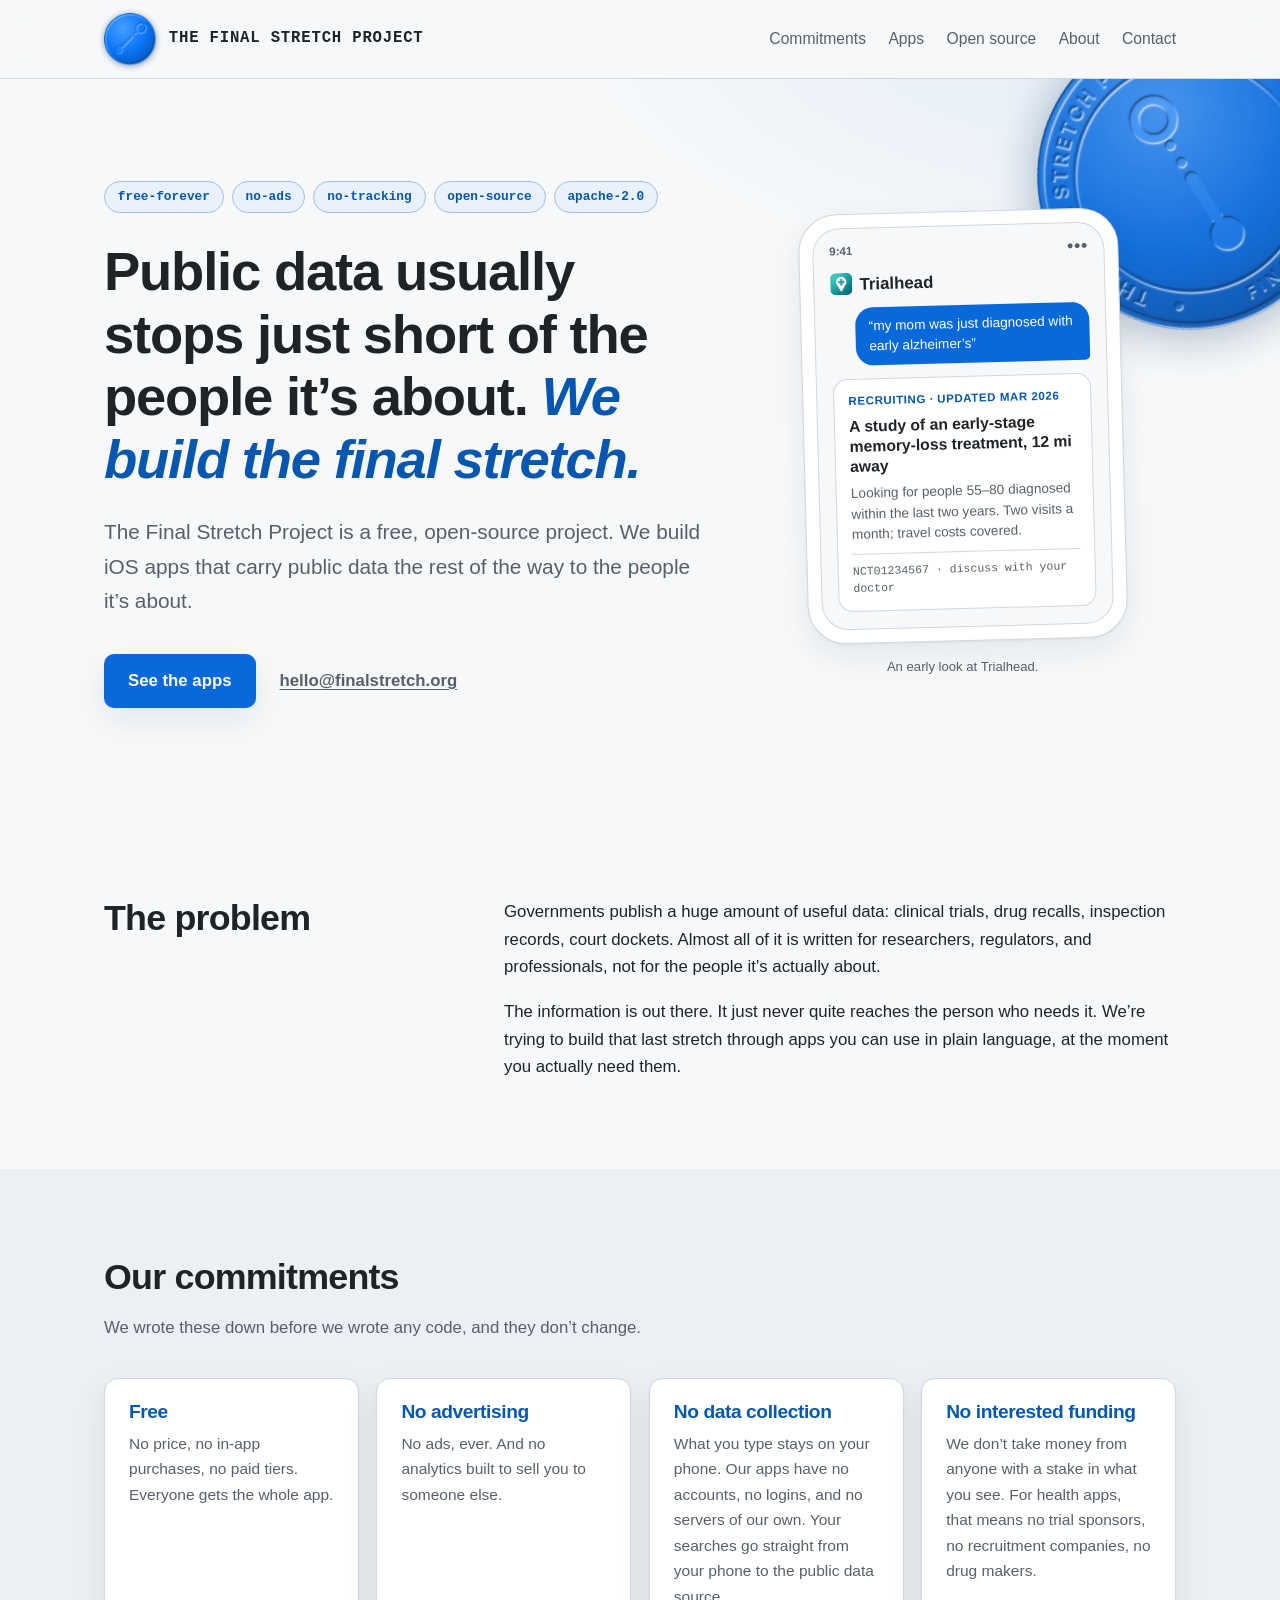
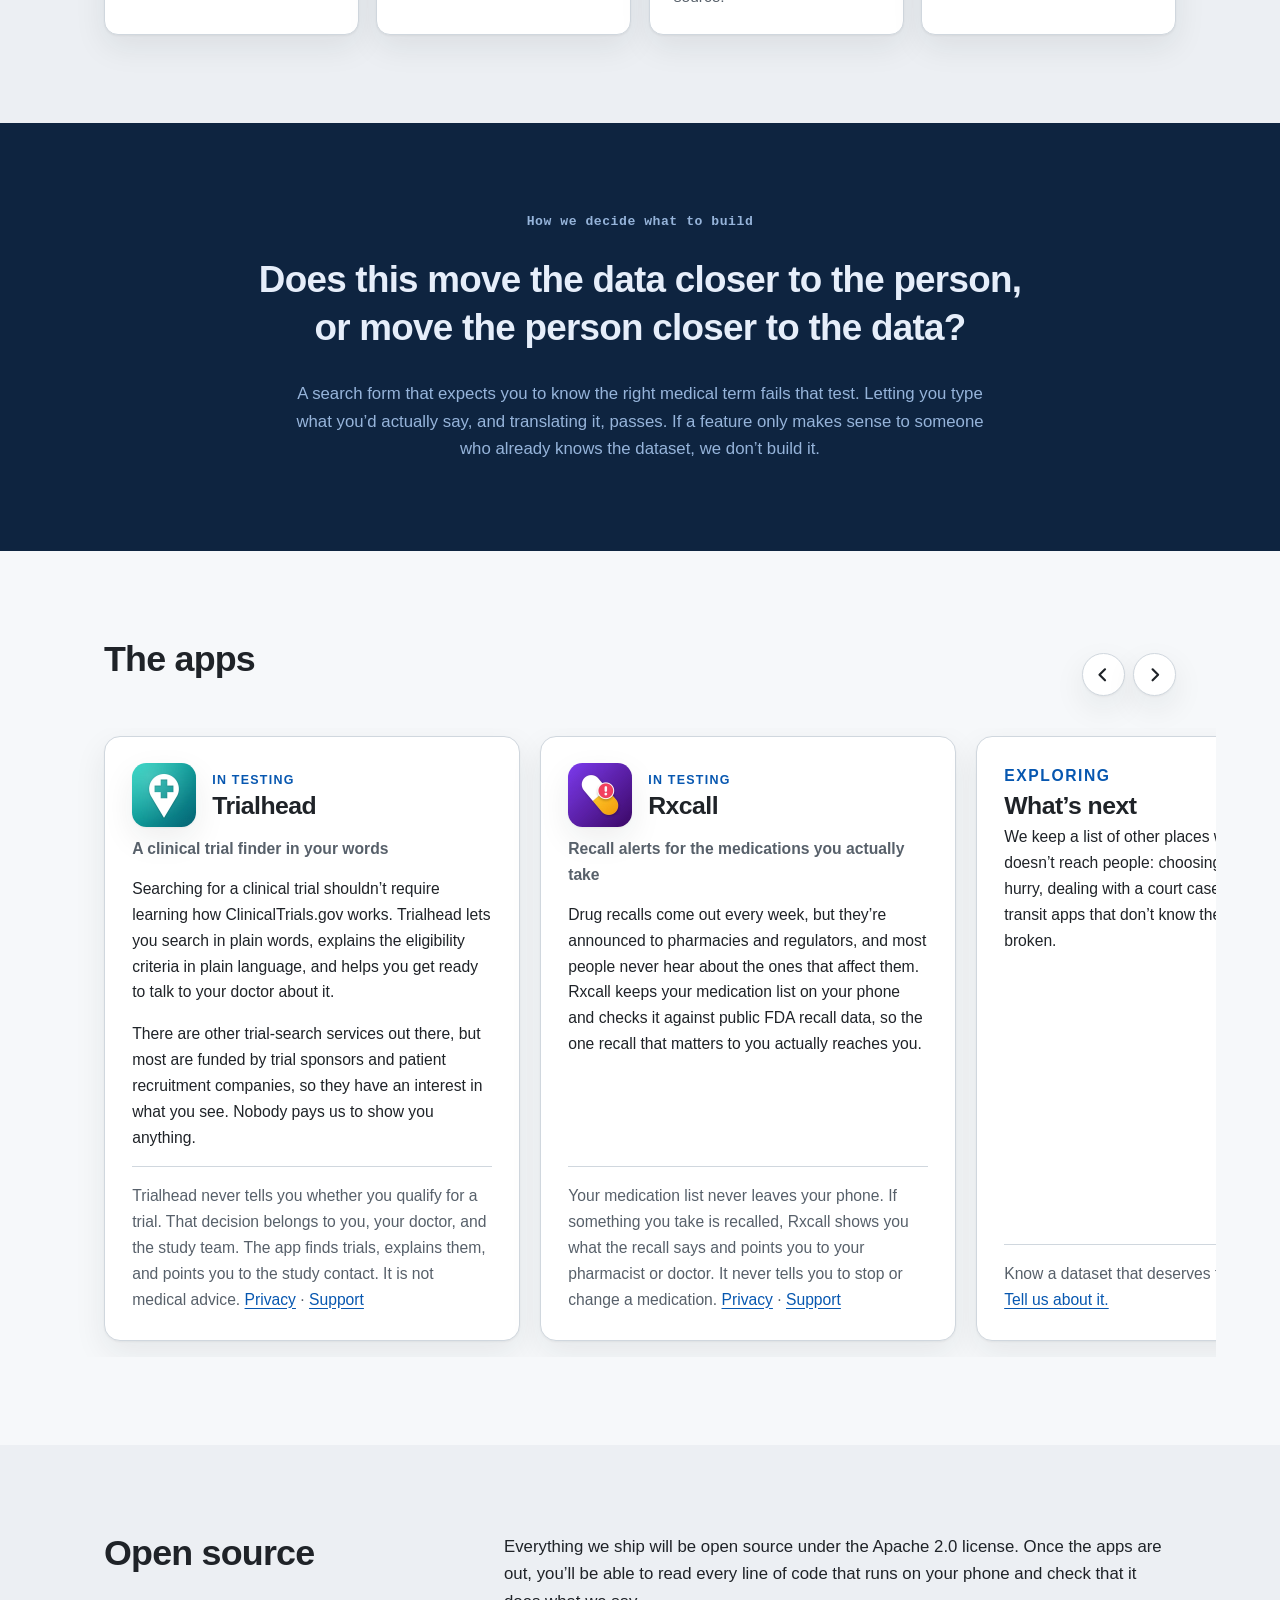
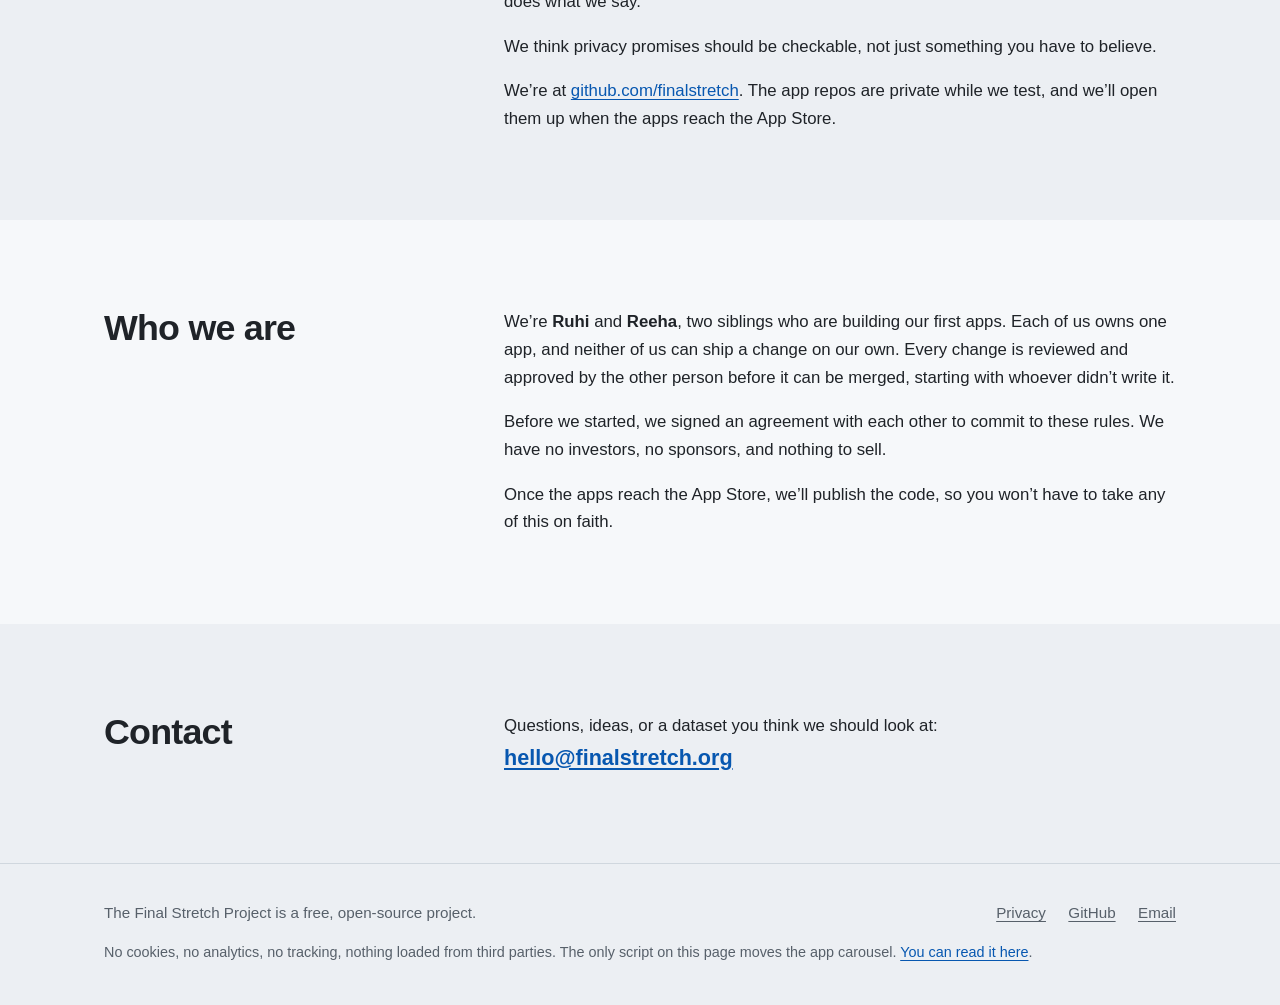
<file: index.html>
<!DOCTYPE html>
<html lang="en">
<head>
  <meta charset="utf-8">
  <meta name="viewport" content="width=device-width, initial-scale=1">
  <title>The Final Stretch Project - public data, carried the rest of the way</title>
  <meta name="description" content="The Final Stretch Project builds free, open-source iOS apps that carry public data the rest of the way to the people it's about. No ads, no data collection, no interested funding.">
  <link rel="stylesheet" href="style.css">
  <link rel="icon" href="data:image/svg+xml,%3Csvg xmlns='http://www.w3.org/2000/svg' viewBox='0 0 32 32'%3E%3Ccircle cx='16' cy='16' r='16' fill='%230969da'/%3E%3Ccircle cx='16' cy='16' r='13.2' fill='none' stroke='%23ffffff' stroke-opacity='0.5' stroke-width='0.9'/%3E%3Ccircle cx='22.2' cy='9.8' r='2.4' fill='none' stroke='%23ffffff' stroke-width='2'/%3E%3Cline x1='19.9' y1='12.3' x2='16.5' y2='16' stroke='%23ffffff' stroke-width='2' stroke-linecap='round' stroke-dasharray='0.1 2.4'/%3E%3Cline x1='16.5' y1='16' x2='12.6' y2='20.2' stroke='%23ffffff' stroke-width='2.4' stroke-linecap='round'/%3E%3Ccircle cx='10.8' cy='22.2' r='2.7' fill='%23ffffff'/%3E%3C/svg%3E">
  <meta property="og:title" content="The Final Stretch Project">
  <meta property="og:description" content="Public data usually stops just short of the people it's about. We build the final stretch.">
  <meta property="og:type" content="website">
  <meta property="og:url" content="https://finalstretch.org/">
  <meta property="og:image" content="https://finalstretch.org/og-card.png">
  <meta property="og:image:width" content="1200">
  <meta property="og:image:height" content="630">
  <meta name="twitter:card" content="summary_large_image">
  <meta name="theme-color" content="#f6f8fa" media="(prefers-color-scheme: light)">
  <meta name="theme-color" content="#0d1117" media="(prefers-color-scheme: dark)">
  <link rel="apple-touch-icon" href="/logo-header.png">
</head>
<body>
  <a class="skip-link" href="#main">Skip to content</a>

  <header class="site-header">
    <nav class="container" aria-label="Site">
      <a class="wordmark" href="/">
        <img src="logo-header.png" alt="" width="48" height="48">
        The Final Stretch&nbsp;Project
      </a>
      <input type="checkbox" id="nav-toggle" class="nav-toggle" aria-label="Menu">
      <label class="nav-burger" for="nav-toggle" aria-hidden="true">
        <svg viewBox="0 0 24 24"><line x1="4" y1="7" x2="20" y2="7"/><line x1="4" y1="12" x2="20" y2="12"/><line x1="4" y1="17" x2="20" y2="17"/></svg>
      </label>
      <ul>
        <li><a href="#commitments">Commitments</a></li>
        <li><a href="#apps">Apps</a></li>
        <li><a href="#open-source">Open source</a></li>
        <li><a href="#about">About</a></li>
        <li><a href="#contact">Contact</a></li>
      </ul>
    </nav>
  </header>

  <main id="main">

    <section class="hero">
      <img class="hero-seal" src="logo-hero.webp" alt="" aria-hidden="true">
      <div class="container hero-grid">
        <div>
          <ul class="badges" aria-label="Project principles">
            <li>free-forever</li>
            <li>no-ads</li>
            <li>no-tracking</li>
            <li>open-source</li>
            <li>apache-2.0</li>
          </ul>
          <h1>Public data usually stops just short of the people it&rsquo;s about. <em>We build the final stretch.</em></h1>
          <p class="lede">The Final Stretch Project is a free, open-source project. We build iOS apps that carry public data the rest of the way to the people it&rsquo;s about.</p>
          <p class="hero-actions">
            <a class="button" href="#apps">See the apps</a>
            <a class="quiet" href="mailto:hello@finalstretch.org">hello@finalstretch.org</a>
          </p>
        </div>
        <div>
          <div class="phone" aria-hidden="true">
            <div class="phone-screen">
              <div class="phone-status"><span>9:41</span><span>&#9679;&#9679;&#9679;</span></div>
              <p class="phone-app"><img src="trialhead-icon.webp" alt="" width="22" height="22">Trialhead</p>
              <p class="phone-query">&ldquo;my mom was just diagnosed with early alzheimer&rsquo;s&rdquo;</p>
              <div class="phone-result">
                <p class="phone-meta">Recruiting &middot; Updated Mar 2026</p>
                <p class="phone-title">A study of an early-stage memory-loss treatment, 12&nbsp;mi away</p>
                <p class="phone-body">Looking for people 55&ndash;80 diagnosed within the last two years. Two visits a month; travel costs covered.</p>
                <p class="phone-id">NCT01234567 &middot; discuss with your doctor</p>
              </div>
            </div>
          </div>
          <p class="phone-caption">An early look at Trialhead.</p>
        </div>
      </div>
    </section>

    <section class="band" aria-labelledby="problem-heading">
      <div class="container split">
        <h2 id="problem-heading">The problem</h2>
        <div class="prose-col">
          <p>Governments publish a huge amount of useful data: clinical trials, drug recalls, inspection records, court dockets. Almost all of it is written for researchers, regulators, and professionals, not for the people it&rsquo;s actually about.</p>
          <p>The information is out there. It just never quite reaches the person who needs it. We&rsquo;re trying to build that last stretch through apps you can use in plain language, at the moment you actually need them.</p>
        </div>
      </div>
    </section>

    <section class="band band-tint" aria-labelledby="commitments-heading" id="commitments">
      <div class="container">
        <h2 id="commitments-heading">Our commitments</h2>
        <p class="section-intro">We wrote these down before we wrote any code, and they don&rsquo;t change.</p>
        <div class="commitments-grid">
          <article>
            <h3>Free</h3>
            <p>No price, no in-app purchases, no paid tiers. Everyone gets the whole app.</p>
          </article>
          <article>
            <h3>No advertising</h3>
            <p>No ads, ever. And no analytics built to sell you to someone else.</p>
          </article>
          <article>
            <h3>No data collection</h3>
            <p>What you type stays on your phone. Our apps have no accounts, no logins, and no servers of our own. Your searches go straight from your phone to the public data source.</p>
          </article>
          <article>
            <h3>No interested funding</h3>
            <p>We don&rsquo;t take money from anyone with a stake in what you see. For health apps, that means no trial sponsors, no recruitment companies, no drug makers.</p>
          </article>
        </div>
      </div>
    </section>

    <section class="band band-accent" aria-labelledby="test-heading">
      <div class="container">
        <p class="test-kicker" id="test-heading">How we decide what to build</p>
        <blockquote>
          <p>Does this move the data closer to the person, or move the person closer to the data?</p>
        </blockquote>
        <p class="test-note">A search form that expects you to know the right medical term fails that test. Letting you type what you&rsquo;d actually say, and translating it, passes. If a feature only makes sense to someone who already knows the dataset, we don&rsquo;t build it.</p>
      </div>
    </section>

    <section class="band" aria-labelledby="apps-heading" id="apps">
      <div class="container">
        <div class="gallery-head">
          <div>
            <h2 id="apps-heading">The apps</h2>
          </div>
          <div class="gallery-controls" hidden>
            <button class="gal-btn" type="button" data-dir="-1" aria-label="Previous app">
              <svg viewBox="0 0 16 16" aria-hidden="true"><path d="M10 3 L5 8 L10 13" stroke="currentColor" stroke-width="2" fill="none" stroke-linecap="round" stroke-linejoin="round"/></svg>
            </button>
            <button class="gal-btn" type="button" data-dir="1" aria-label="Next app">
              <svg viewBox="0 0 16 16" aria-hidden="true"><path d="M6 3 L11 8 L6 13" stroke="currentColor" stroke-width="2" fill="none" stroke-linecap="round" stroke-linejoin="round"/></svg>
            </button>
          </div>
        </div>

        <div class="app-gallery" role="region" aria-label="App gallery" tabindex="0">

          <article class="app-card">
            <div class="app-head">
              <img class="app-icon" src="trialhead-icon.webp" alt="" width="64" height="64">
              <div>
                <p class="app-status">In testing</p>
                <h3>Trialhead</h3>
              </div>
            </div>
            <p class="app-tagline">A clinical trial finder in your words</p>
            <p>Searching for a clinical trial shouldn&rsquo;t require learning how ClinicalTrials.gov works. Trialhead lets you search in plain words, explains the eligibility criteria in plain language, and helps you get ready to talk to your doctor about it.</p>
            <p>There are other trial-search services out there, but most are funded by trial sponsors and patient recruitment companies, so they have an interest in what you see. Nobody pays us to show you anything.</p>
            <p class="app-note">Trialhead never tells you whether you qualify for a trial. That decision belongs to you, your doctor, and the study team. The app finds trials, explains them, and points you to the study contact. It is not medical advice. <a href="trialhead/privacy.html">Privacy</a> &middot; <a href="trialhead/support.html">Support</a></p>
          </article>

          <article class="app-card">
            <div class="app-head">
              <img class="app-icon" src="rxcall-icon.webp" alt="" width="64" height="64">
              <div>
                <p class="app-status">In testing</p>
                <h3>Rxcall</h3>
              </div>
            </div>
            <p class="app-tagline">Recall alerts for the medications you actually take</p>
            <p>Drug recalls come out every week, but they&rsquo;re announced to pharmacies and regulators, and most people never hear about the ones that affect them. Rxcall keeps your medication list on your phone and checks it against public FDA recall data, so the one recall that matters to you actually reaches you.</p>
            <p class="app-note">Your medication list never leaves your phone. If something you take is recalled, Rxcall shows you what the recall says and points you to your pharmacist or doctor. It never tells you to stop or change a medication. <a href="rxcall/privacy.html">Privacy</a> &middot; <a href="rxcall/support.html">Support</a></p>
          </article>

          <article class="app-card">
            <p class="app-status">Exploring</p>
            <h3>What&rsquo;s next</h3>
            <p>We keep a list of other places where public data doesn&rsquo;t reach people: choosing a nursing home in a hurry, dealing with a court case without a lawyer, transit apps that don&rsquo;t know the station elevator is broken.</p>
            <p class="app-note">Know a dataset that deserves the same treatment? <a href="#contact">Tell us about it.</a></p>
          </article>

        </div>
      </div>
    </section>

    <section class="band band-tint" aria-labelledby="oss-heading" id="open-source">
      <div class="container split">
        <h2 id="oss-heading">Open source</h2>
        <div class="prose-col">
          <p>Everything we ship will be open source under the Apache&nbsp;2.0 license. Once the apps are out, you&rsquo;ll be able to read every line of code that runs on your phone and check that it does what we say.</p>
          <p>We think privacy promises should be checkable, not just something you have to believe.</p>
          <p>We&rsquo;re at <a href="https://github.com/finalstretch" rel="me">github.com/finalstretch</a>. The app repos are private while we test, and we&rsquo;ll open them up when the apps reach the App&nbsp;Store.</p>
        </div>
      </div>
    </section>

    <section class="band" aria-labelledby="about-heading" id="about">
      <div class="container split">
        <div>
          <h2 id="about-heading">Who we are</h2>
        </div>
        <div class="prose-col">
          <p>We&rsquo;re <strong>Ruhi</strong> and <strong>Reeha</strong>, two siblings who are building our first apps. Each of us owns one app, and neither of us can ship a change on our own. Every change is reviewed and approved by the other person before it can be merged, starting with whoever didn&rsquo;t write it.</p>
          <p>Before we started, we signed an agreement with each other to commit to these rules. We have no investors, no sponsors, and nothing to sell.</p>
          <p>Once the apps reach the App Store, we&rsquo;ll publish the code, so you won&rsquo;t have to take any of this on faith.</p>
        </div>
      </div>
    </section>

    <section class="band band-tint" aria-labelledby="contact-heading" id="contact">
      <div class="container split">
        <h2 id="contact-heading">Contact</h2>
        <div class="prose-col">
          <p>Questions, ideas, or a dataset you think we should look at:<br>
          <a class="contact-link" href="mailto:hello@finalstretch.org">hello@finalstretch.org</a></p>
        </div>
      </div>
    </section>

  </main>

  <footer class="site-footer">
    <div class="container">
      <p style="margin:0">The Final Stretch Project is a free, open-source project.</p>
      <ul class="footer-links">
        <li><a href="/privacy.html">Privacy</a></li>
        <li><a href="https://github.com/finalstretch">GitHub</a></li>
        <li><a href="mailto:hello@finalstretch.org">Email</a></li>
      </ul>
      <p class="footer-note">No cookies, no analytics, no tracking, nothing loaded from third parties. The only script on this page moves the app carousel. <a href="https://github.com/finalstretch/website/blob/main/index.html">You can read it here</a>.</p>
    </div>
  </footer>

  <script>
    // The site's only JavaScript: arrows + gentle autoplay for the app
    // carousel. Stores nothing, sends nothing, talks to no one.
    (function () {
      var gallery = document.querySelector(".app-gallery");
      var controls = document.querySelector(".gallery-controls");
      if (!gallery || !controls) return;
      controls.hidden = false;

      var motionOK = !matchMedia("(prefers-reduced-motion: reduce)").matches;
      var paused = false;
      var timer = null;

      function step(dir) {
        var card = gallery.querySelector(".app-card");
        if (!card) return;
        var width = card.getBoundingClientRect().width + 20;
        var max = gallery.scrollWidth - gallery.clientWidth;
        var next = gallery.scrollLeft + dir * width;
        if (next > max + 4) next = 0;
        if (next < -4) next = max;
        gallery.scrollTo({ left: next, behavior: motionOK ? "smooth" : "auto" });
      }

      function stopAutoplay() {
        if (timer) { clearInterval(timer); timer = null; }
      }

      controls.addEventListener("click", function (e) {
        var btn = e.target.closest("button[data-dir]");
        if (!btn) return;
        stopAutoplay();
        step(Number(btn.dataset.dir));
      });

      // Autoplay: only if motion is OK; pauses on hover/focus,
      // stops for good once the user takes over.
      if (motionOK) {
        timer = setInterval(function () {
          if (!paused && !document.hidden) step(1);
        }, 5000);
      }
      ["pointerdown", "wheel", "touchstart", "keydown"].forEach(function (ev) {
        gallery.addEventListener(ev, stopAutoplay, { passive: true });
      });
      gallery.addEventListener("pointerenter", function () { paused = true; });
      gallery.addEventListener("pointerleave", function () { paused = false; });
      gallery.addEventListener("focusin", function () { paused = true; });
      gallery.addEventListener("focusout", function () { paused = false; });
    })();
  </script>
</body>
</html>
</file>
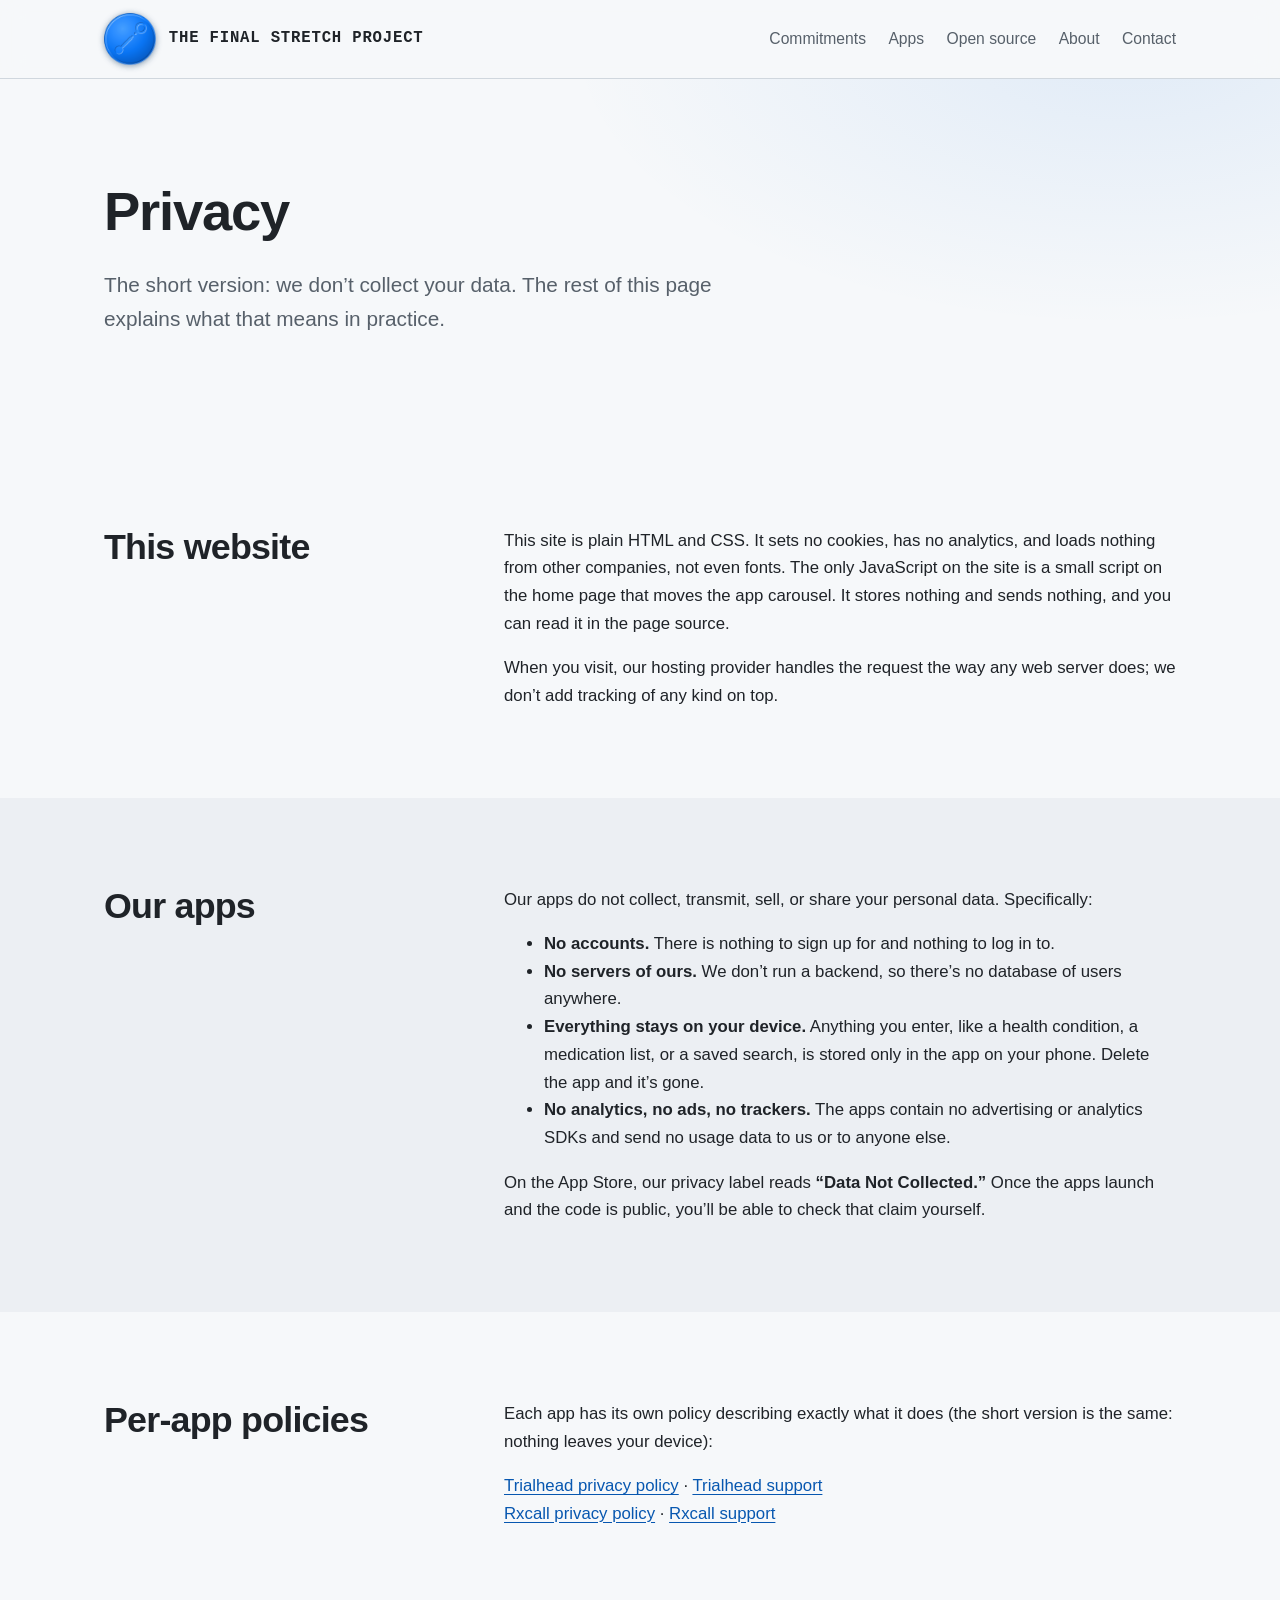
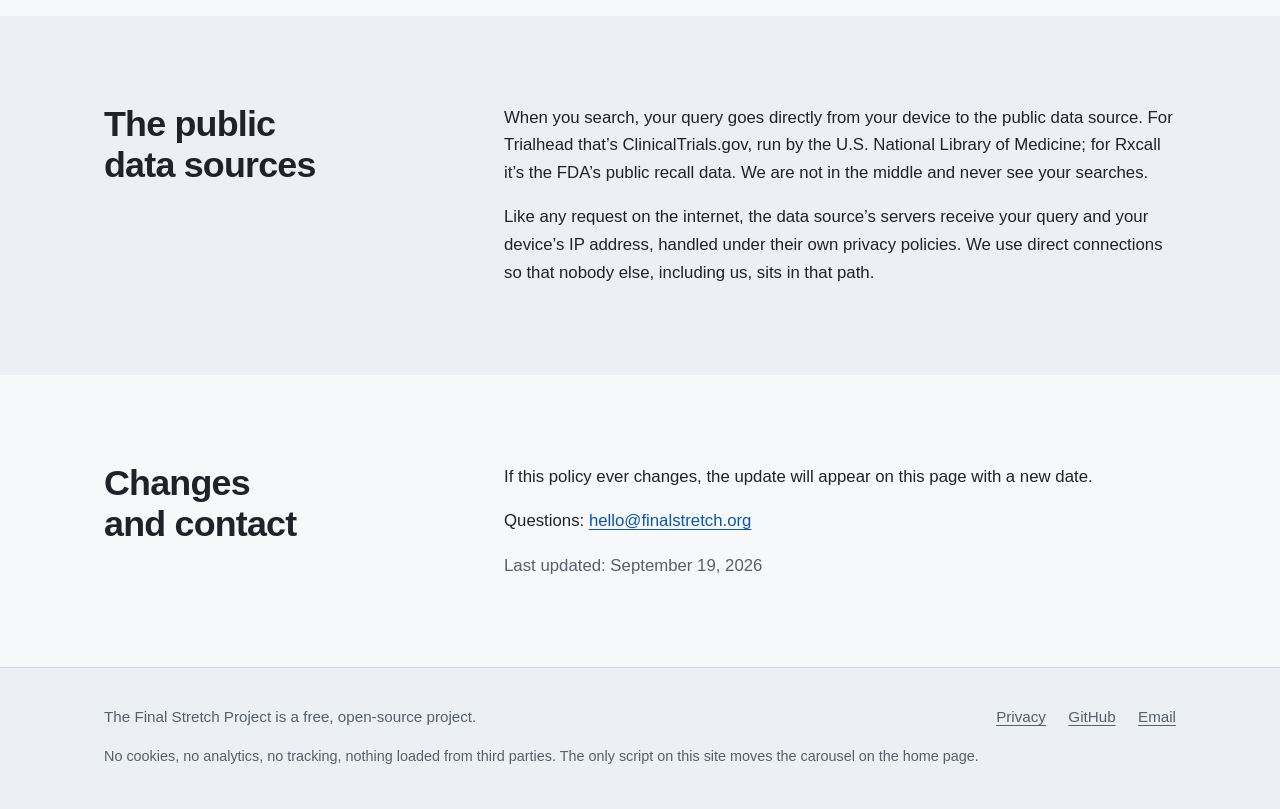
<file: privacy.html>
<!DOCTYPE html>
<html lang="en">
<head>
  <meta charset="utf-8">
  <meta name="viewport" content="width=device-width, initial-scale=1">
  <title>Privacy - The Final Stretch Project</title>
  <meta name="description" content="The privacy policy for The Final Stretch Project's website and apps: we don't collect your data. Any of it.">
  <link rel="stylesheet" href="style.css">
  <link rel="icon" href="data:image/svg+xml,%3Csvg xmlns='http://www.w3.org/2000/svg' viewBox='0 0 32 32'%3E%3Ccircle cx='16' cy='16' r='16' fill='%230969da'/%3E%3Ccircle cx='16' cy='16' r='13.2' fill='none' stroke='%23ffffff' stroke-opacity='0.5' stroke-width='0.9'/%3E%3Ccircle cx='22.2' cy='9.8' r='2.4' fill='none' stroke='%23ffffff' stroke-width='2'/%3E%3Cline x1='19.9' y1='12.3' x2='16.5' y2='16' stroke='%23ffffff' stroke-width='2' stroke-linecap='round' stroke-dasharray='0.1 2.4'/%3E%3Cline x1='16.5' y1='16' x2='12.6' y2='20.2' stroke='%23ffffff' stroke-width='2.4' stroke-linecap='round'/%3E%3Ccircle cx='10.8' cy='22.2' r='2.7' fill='%23ffffff'/%3E%3C/svg%3E">
  <meta name="theme-color" content="#f6f8fa" media="(prefers-color-scheme: light)">
  <meta name="theme-color" content="#0d1117" media="(prefers-color-scheme: dark)">
  <link rel="apple-touch-icon" href="/logo-header.png">
</head>
<body>
  <a class="skip-link" href="#main">Skip to content</a>

  <header class="site-header">
    <nav class="container" aria-label="Site">
      <a class="wordmark" href="/">
        <img src="logo-header.png" alt="" width="48" height="48">
        The Final Stretch&nbsp;Project
      </a>
      <input type="checkbox" id="nav-toggle" class="nav-toggle" aria-label="Menu">
      <label class="nav-burger" for="nav-toggle" aria-hidden="true">
        <svg viewBox="0 0 24 24"><line x1="4" y1="7" x2="20" y2="7"/><line x1="4" y1="12" x2="20" y2="12"/><line x1="4" y1="17" x2="20" y2="17"/></svg>
      </label>
      <ul>
        <li><a href="/#commitments">Commitments</a></li>
        <li><a href="/#apps">Apps</a></li>
        <li><a href="/#open-source">Open source</a></li>
        <li><a href="/#about">About</a></li>
        <li><a href="/#contact">Contact</a></li>
      </ul>
    </nav>
  </header>

  <main id="main">

    <section class="hero">
      <div class="container">
        <h1>Privacy</h1>
        <p class="lede">The short version: we don&rsquo;t collect your data. The rest of this page explains what that means in practice.</p>
      </div>
    </section>

    <section class="band" aria-labelledby="site-privacy-heading">
      <div class="container split">
        <h2 id="site-privacy-heading">This website</h2>
        <div class="prose-col">
          <p>This site is plain HTML and CSS. It sets no cookies, has no analytics, and loads nothing from other companies, not even fonts. The only JavaScript on the site is a small script on the home page that moves the app carousel. It stores nothing and sends nothing, and you can read it in the page source.</p>
          <p>When you visit, our hosting provider handles the request the way any web server does; we don&rsquo;t add tracking of any kind on top.</p>
        </div>
      </div>
    </section>

    <section class="band band-tint" aria-labelledby="app-privacy-heading">
      <div class="container split">
        <h2 id="app-privacy-heading">Our apps</h2>
        <div class="prose-col">
          <p>Our apps do not collect, transmit, sell, or share your personal data. Specifically:</p>
          <ul>
            <li><strong>No accounts.</strong> There is nothing to sign up for and nothing to log in to.</li>
            <li><strong>No servers of ours.</strong> We don&rsquo;t run a backend, so there&rsquo;s no database of users anywhere.</li>
            <li><strong>Everything stays on your device.</strong> Anything you enter, like a health condition, a medication list, or a saved search, is stored only in the app on your phone. Delete the app and it&rsquo;s gone.</li>
            <li><strong>No analytics, no ads, no trackers.</strong> The apps contain no advertising or analytics SDKs and send no usage data to us or to anyone else.</li>
          </ul>
          <p>On the App Store, our privacy label reads <strong>&ldquo;Data Not Collected.&rdquo;</strong> Once the apps launch and the code is public, you&rsquo;ll be able to check that claim yourself.</p>
        </div>
      </div>
    </section>

    <section class="band" aria-labelledby="perapp-heading">
      <div class="container split">
        <h2 id="perapp-heading">Per-app policies</h2>
        <div class="prose-col">
          <p>Each app has its own policy describing exactly what it does (the short version is the same: nothing leaves your device):</p>
          <p><a href="trialhead/privacy.html">Trialhead privacy policy</a> &middot; <a href="trialhead/support.html">Trialhead support</a><br>
          <a href="rxcall/privacy.html">Rxcall privacy policy</a> &middot; <a href="rxcall/support.html">Rxcall support</a></p>
        </div>
      </div>
    </section>

    <section class="band band-tint" aria-labelledby="sources-heading">
      <div class="container split">
        <h2 id="sources-heading">The public data sources</h2>
        <div class="prose-col">
          <p>When you search, your query goes directly from your device to the public data source. For Trialhead that&rsquo;s ClinicalTrials.gov, run by the U.S. National Library of Medicine; for Rxcall it&rsquo;s the FDA&rsquo;s public recall data. We are not in the middle and never see your searches.</p>
          <p>Like any request on the internet, the data source&rsquo;s servers receive your query and your device&rsquo;s IP address, handled under their own privacy policies. We use direct connections so that nobody else, including us, sits in that path.</p>
        </div>
      </div>
    </section>

    <section class="band" aria-labelledby="changes-heading">
      <div class="container split">
        <h2 id="changes-heading">Changes and contact</h2>
        <div class="prose-col">
          <p>If this policy ever changes, the update will appear on this page with a new date.</p>
          <p>Questions: <a href="mailto:hello@finalstretch.org">hello@finalstretch.org</a></p>
          <p class="section-intro">Last updated: September 19, 2026</p>
        </div>
      </div>
    </section>

  </main>

  <footer class="site-footer">
    <div class="container">
      <p style="margin:0">The Final Stretch Project is a free, open-source project.</p>
      <ul class="footer-links">
        <li><a href="/privacy.html">Privacy</a></li>
        <li><a href="https://github.com/finalstretch">GitHub</a></li>
        <li><a href="mailto:hello@finalstretch.org">Email</a></li>
      </ul>
      <p class="footer-note">No cookies, no analytics, no tracking, nothing loaded from third parties. The only script on this site moves the carousel on the home page.</p>
    </div>
  </footer>
</body>
</html>
</file>
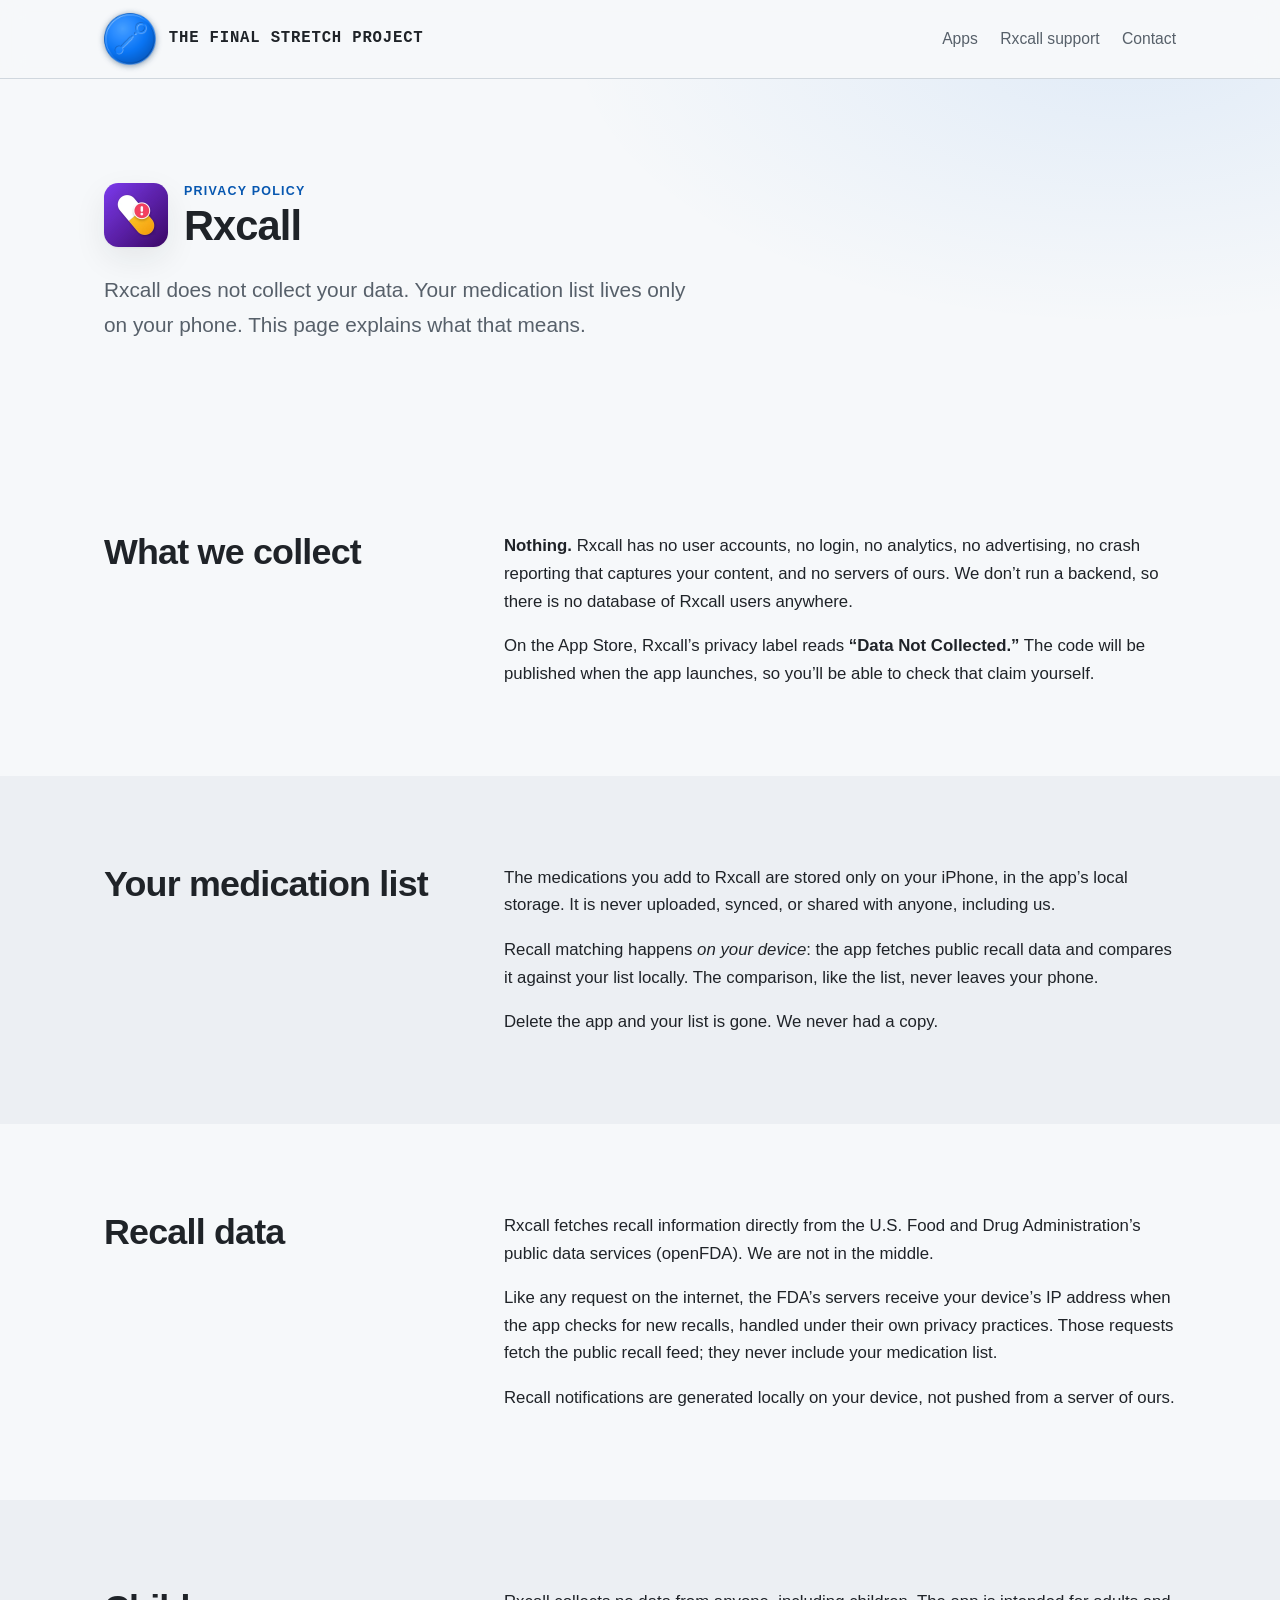
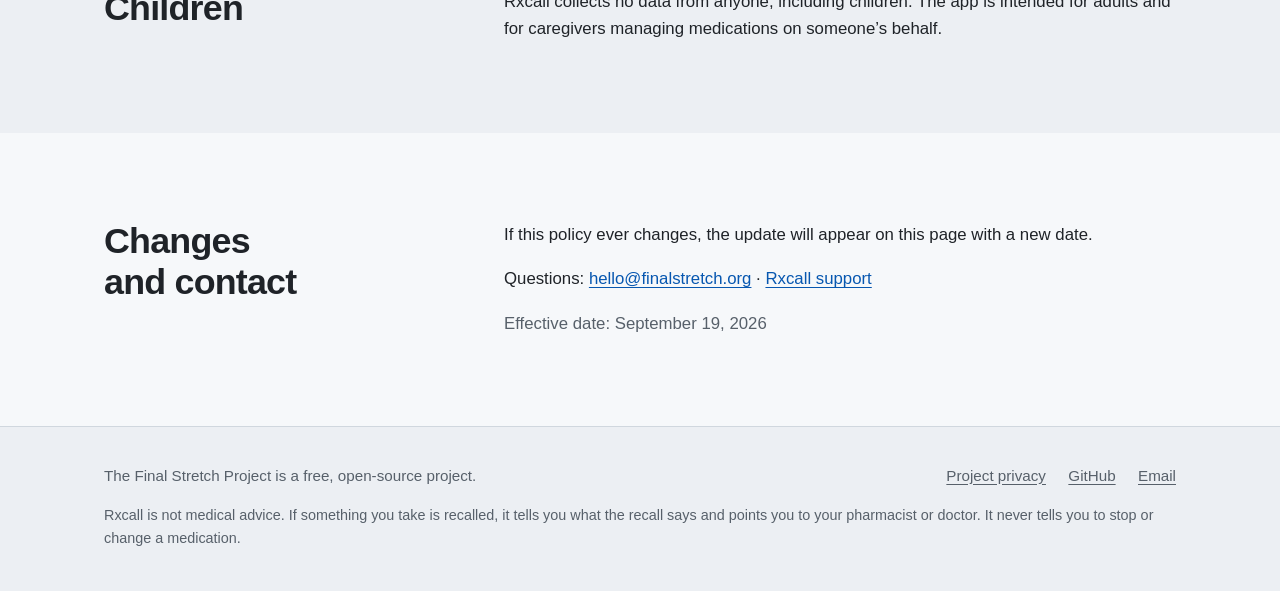
<file: rxcall/privacy.html>
<!DOCTYPE html>
<html lang="en">
<head>
  <meta charset="utf-8">
  <meta name="viewport" content="width=device-width, initial-scale=1">
  <title>Rxcall Privacy Policy - The Final Stretch Project</title>
  <meta name="description" content="Rxcall's privacy policy: the app collects no data. Your medication list lives only on your device and is checked against public FDA recall data directly.">
  <link rel="stylesheet" href="../style.css">
  <link rel="icon" href="../rxcall-icon.webp">
  <meta name="theme-color" content="#f6f8fa" media="(prefers-color-scheme: light)">
  <meta name="theme-color" content="#0d1117" media="(prefers-color-scheme: dark)">
  <link rel="apple-touch-icon" href="/logo-header.png">
</head>
<body>
  <a class="skip-link" href="#main">Skip to content</a>

  <header class="site-header">
    <nav class="container" aria-label="Site">
      <a class="wordmark" href="../index.html">
        <img src="../logo-header.png" alt="" width="48" height="48">
        The Final Stretch&nbsp;Project
      </a>
      <input type="checkbox" id="nav-toggle" class="nav-toggle" aria-label="Menu">
      <label class="nav-burger" for="nav-toggle" aria-hidden="true">
        <svg viewBox="0 0 24 24"><line x1="4" y1="7" x2="20" y2="7"/><line x1="4" y1="12" x2="20" y2="12"/><line x1="4" y1="17" x2="20" y2="17"/></svg>
      </label>
      <ul>
        <li><a href="../index.html#apps">Apps</a></li>
        <li><a href="support.html">Rxcall support</a></li>
        <li><a href="../index.html#contact">Contact</a></li>
      </ul>
    </nav>
  </header>

  <main id="main">

    <section class="hero">
      <div class="container">
        <div class="app-head">
          <img class="app-icon" src="../rxcall-icon.webp" alt="" width="64" height="64">
          <div>
            <p class="app-status">Privacy policy</p>
            <h1 style="font-size:clamp(1.8rem,4vw,2.6rem);margin:0">Rxcall</h1>
          </div>
        </div>
        <p class="lede">Rxcall does not collect your data. Your medication list lives only on your phone. This page explains what that means.</p>
      </div>
    </section>

    <section class="band" aria-labelledby="collect-heading">
      <div class="container split">
        <h2 id="collect-heading">What we collect</h2>
        <div class="prose-col">
          <p><strong>Nothing.</strong> Rxcall has no user accounts, no login, no analytics, no advertising, no crash reporting that captures your content, and no servers of ours. We don&rsquo;t run a backend, so there is no database of Rxcall users anywhere.</p>
          <p>On the App Store, Rxcall&rsquo;s privacy label reads <strong>&ldquo;Data Not Collected.&rdquo;</strong> The code will be published when the app launches, so you&rsquo;ll be able to check that claim yourself.</p>
        </div>
      </div>
    </section>

    <section class="band band-tint" aria-labelledby="meds-heading">
      <div class="container split">
        <h2 id="meds-heading">Your medication list</h2>
        <div class="prose-col">
          <p>The medications you add to Rxcall are stored only on your iPhone, in the app&rsquo;s local storage. It is never uploaded, synced, or shared with anyone, including us.</p>
          <p>Recall matching happens <em>on your device</em>: the app fetches public recall data and compares it against your list locally. The comparison, like the list, never leaves your phone.</p>
          <p>Delete the app and your list is gone. We never had a copy.</p>
        </div>
      </div>
    </section>

    <section class="band" aria-labelledby="sources-heading">
      <div class="container split">
        <h2 id="sources-heading">Recall data</h2>
        <div class="prose-col">
          <p>Rxcall fetches recall information directly from the U.S. Food and Drug Administration&rsquo;s public data services (openFDA). We are not in the middle.</p>
          <p>Like any request on the internet, the FDA&rsquo;s servers receive your device&rsquo;s IP address when the app checks for new recalls, handled under their own privacy practices. Those requests fetch the public recall feed; they never include your medication list.</p>
          <p>Recall notifications are generated locally on your device, not pushed from a server of ours.</p>
        </div>
      </div>
    </section>

    <section class="band band-tint" aria-labelledby="children-heading">
      <div class="container split">
        <h2 id="children-heading">Children</h2>
        <div class="prose-col">
          <p>Rxcall collects no data from anyone, including children. The app is intended for adults and for caregivers managing medications on someone&rsquo;s behalf.</p>
        </div>
      </div>
    </section>

    <section class="band" aria-labelledby="changes-heading">
      <div class="container split">
        <h2 id="changes-heading">Changes and contact</h2>
        <div class="prose-col">
          <p>If this policy ever changes, the update will appear on this page with a new date.</p>
          <p>Questions: <a href="mailto:hello@finalstretch.org">hello@finalstretch.org</a> &middot; <a href="support.html">Rxcall support</a></p>
          <p class="section-intro">Effective date: September 19, 2026</p>
        </div>
      </div>
    </section>

  </main>

  <footer class="site-footer">
    <div class="container">
      <p style="margin:0">The Final Stretch Project is a free, open-source project.</p>
      <ul class="footer-links">
        <li><a href="../privacy.html">Project privacy</a></li>
        <li><a href="https://github.com/finalstretch">GitHub</a></li>
        <li><a href="mailto:hello@finalstretch.org">Email</a></li>
      </ul>
      <p class="footer-note">Rxcall is not medical advice. If something you take is recalled, it tells you what the recall says and points you to your pharmacist or doctor. It never tells you to stop or change a medication.</p>
    </div>
  </footer>
</body>
</html>
</file>
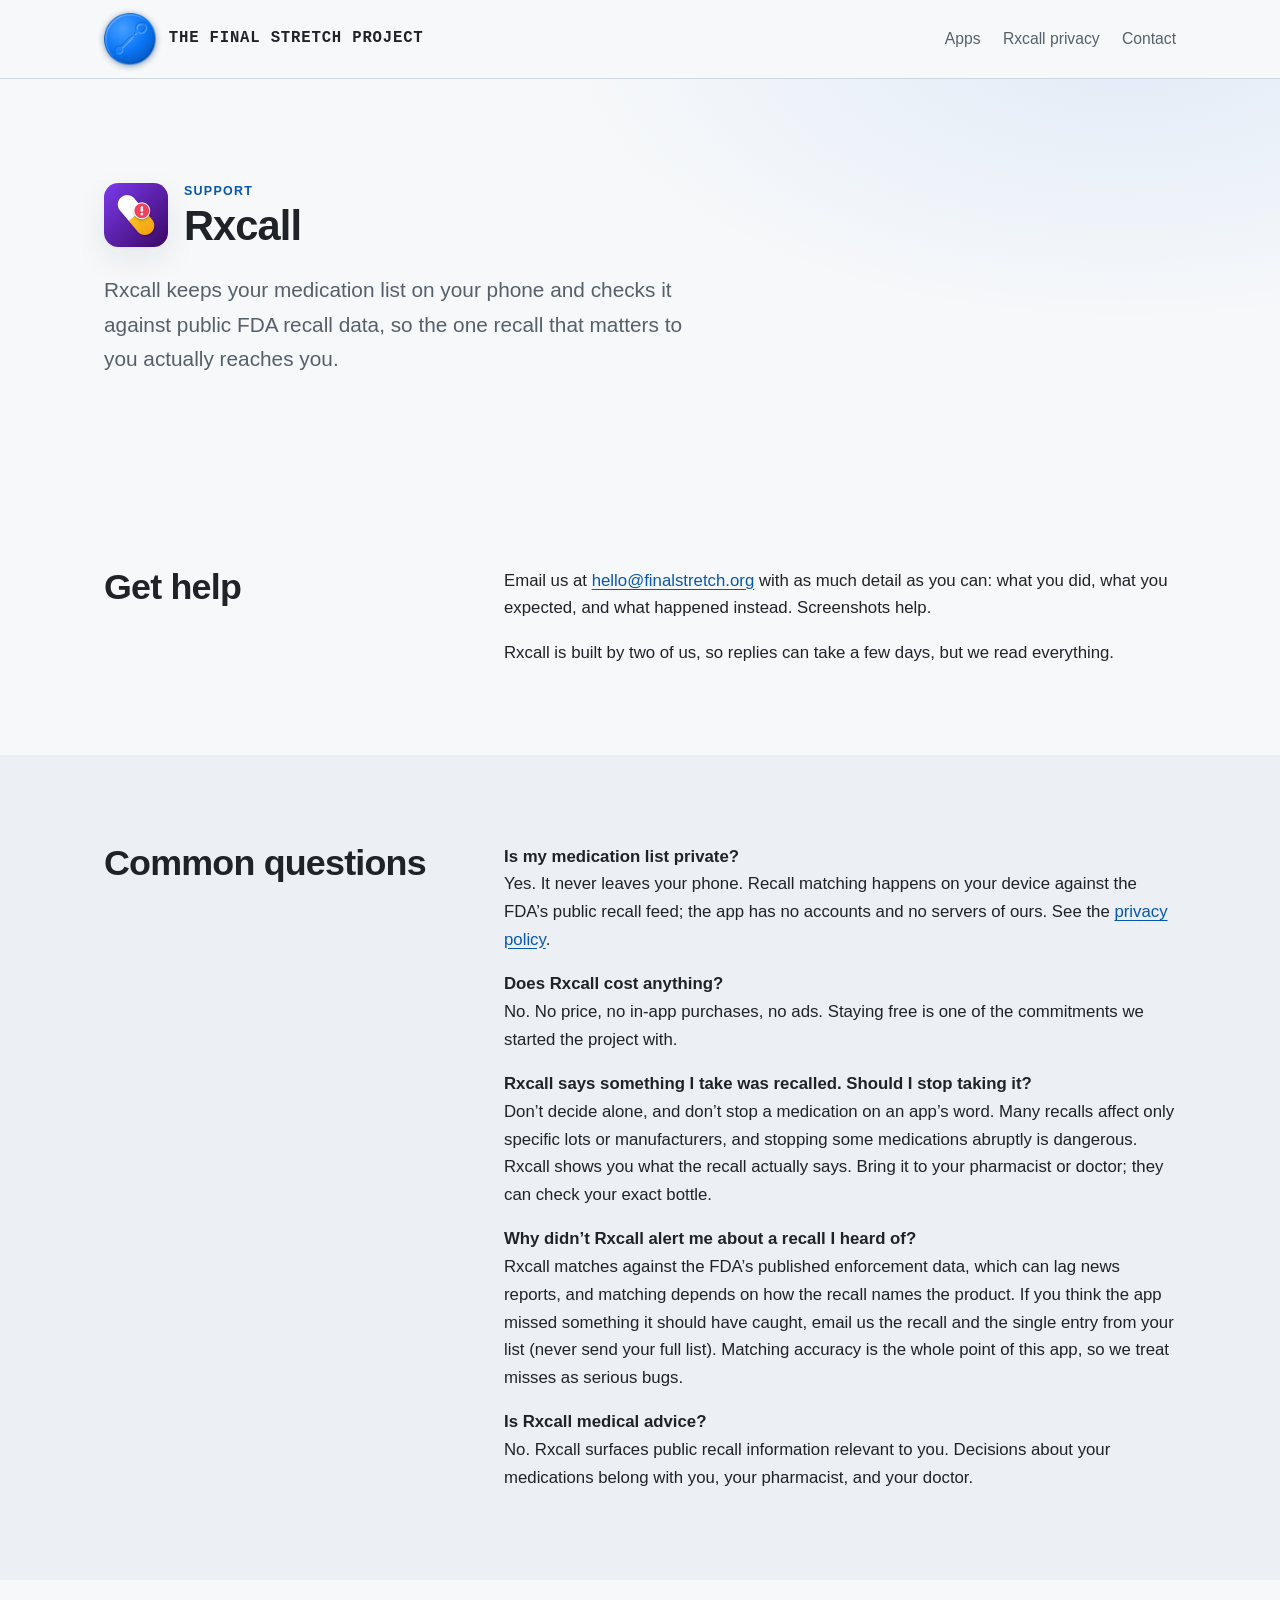
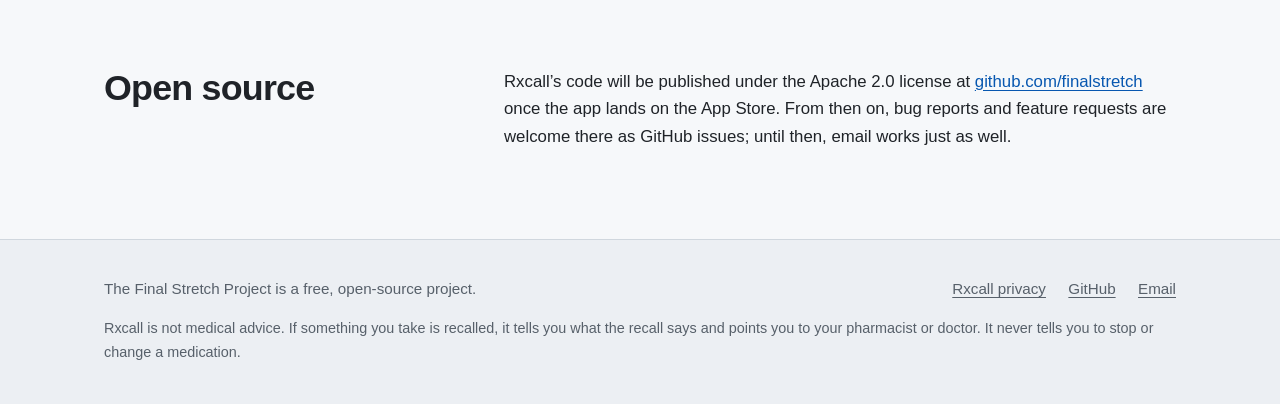
<file: rxcall/support.html>
<!DOCTYPE html>
<html lang="en">
<head>
  <meta charset="utf-8">
  <meta name="viewport" content="width=device-width, initial-scale=1">
  <title>Rxcall Support - The Final Stretch Project</title>
  <meta name="description" content="Support for Rxcall, the free, open-source medication recall app from The Final Stretch Project.">
  <link rel="stylesheet" href="../style.css">
  <link rel="icon" href="../rxcall-icon.webp">
  <meta name="theme-color" content="#f6f8fa" media="(prefers-color-scheme: light)">
  <meta name="theme-color" content="#0d1117" media="(prefers-color-scheme: dark)">
  <link rel="apple-touch-icon" href="/logo-header.png">
</head>
<body>
  <a class="skip-link" href="#main">Skip to content</a>

  <header class="site-header">
    <nav class="container" aria-label="Site">
      <a class="wordmark" href="../index.html">
        <img src="../logo-header.png" alt="" width="48" height="48">
        The Final Stretch&nbsp;Project
      </a>
      <input type="checkbox" id="nav-toggle" class="nav-toggle" aria-label="Menu">
      <label class="nav-burger" for="nav-toggle" aria-hidden="true">
        <svg viewBox="0 0 24 24"><line x1="4" y1="7" x2="20" y2="7"/><line x1="4" y1="12" x2="20" y2="12"/><line x1="4" y1="17" x2="20" y2="17"/></svg>
      </label>
      <ul>
        <li><a href="../index.html#apps">Apps</a></li>
        <li><a href="privacy.html">Rxcall privacy</a></li>
        <li><a href="../index.html#contact">Contact</a></li>
      </ul>
    </nav>
  </header>

  <main id="main">

    <section class="hero">
      <div class="container">
        <div class="app-head">
          <img class="app-icon" src="../rxcall-icon.webp" alt="" width="64" height="64">
          <div>
            <p class="app-status">Support</p>
            <h1 style="font-size:clamp(1.8rem,4vw,2.6rem);margin:0">Rxcall</h1>
          </div>
        </div>
        <p class="lede">Rxcall keeps your medication list on your phone and checks it against public FDA recall data, so the one recall that matters to you actually reaches you.</p>
      </div>
    </section>

    <section class="band" aria-labelledby="help-heading">
      <div class="container split">
        <h2 id="help-heading">Get help</h2>
        <div class="prose-col">
          <p>Email us at <a href="mailto:hello@finalstretch.org">hello@finalstretch.org</a> with as much detail as you can: what you did, what you expected, and what happened instead. Screenshots help.</p>
          <p>Rxcall is built by two of us, so replies can take a few days, but we read everything.</p>
        </div>
      </div>
    </section>

    <section class="band band-tint" aria-labelledby="faq-heading">
      <div class="container split">
        <h2 id="faq-heading">Common questions</h2>
        <div class="prose-col">
          <p><strong>Is my medication list private?</strong><br>
          Yes. It never leaves your phone. Recall matching happens on your device against the FDA&rsquo;s public recall feed; the app has no accounts and no servers of ours. See the <a href="privacy.html">privacy policy</a>.</p>
          <p><strong>Does Rxcall cost anything?</strong><br>
          No. No price, no in-app purchases, no ads. Staying free is one of the commitments we started the project with.</p>
          <p><strong>Rxcall says something I take was recalled. Should I stop taking it?</strong><br>
          Don&rsquo;t decide alone, and don&rsquo;t stop a medication on an app&rsquo;s word. Many recalls affect only specific lots or manufacturers, and stopping some medications abruptly is dangerous. Rxcall shows you what the recall actually says. Bring it to your pharmacist or doctor; they can check your exact bottle.</p>
          <p><strong>Why didn&rsquo;t Rxcall alert me about a recall I heard of?</strong><br>
          Rxcall matches against the FDA&rsquo;s published enforcement data, which can lag news reports, and matching depends on how the recall names the product. If you think the app missed something it should have caught, email us the recall and the single entry from your list (never send your full list). Matching accuracy is the whole point of this app, so we treat misses as serious bugs.</p>
          <p><strong>Is Rxcall medical advice?</strong><br>
          No. Rxcall surfaces public recall information relevant to you. Decisions about your medications belong with you, your pharmacist, and your doctor.</p>
        </div>
      </div>
    </section>

    <section class="band" aria-labelledby="oss-heading">
      <div class="container split">
        <h2 id="oss-heading">Open source</h2>
        <div class="prose-col">
          <p>Rxcall&rsquo;s code will be published under the Apache&nbsp;2.0 license at <a href="https://github.com/finalstretch">github.com/finalstretch</a> once the app lands on the App Store. From then on, bug reports and feature requests are welcome there as GitHub issues; until then, email works just as well.</p>
        </div>
      </div>
    </section>

  </main>

  <footer class="site-footer">
    <div class="container">
      <p style="margin:0">The Final Stretch Project is a free, open-source project.</p>
      <ul class="footer-links">
        <li><a href="privacy.html">Rxcall privacy</a></li>
        <li><a href="https://github.com/finalstretch">GitHub</a></li>
        <li><a href="mailto:hello@finalstretch.org">Email</a></li>
      </ul>
      <p class="footer-note">Rxcall is not medical advice. If something you take is recalled, it tells you what the recall says and points you to your pharmacist or doctor. It never tells you to stop or change a medication.</p>
    </div>
  </footer>
</body>
</html>
</file>
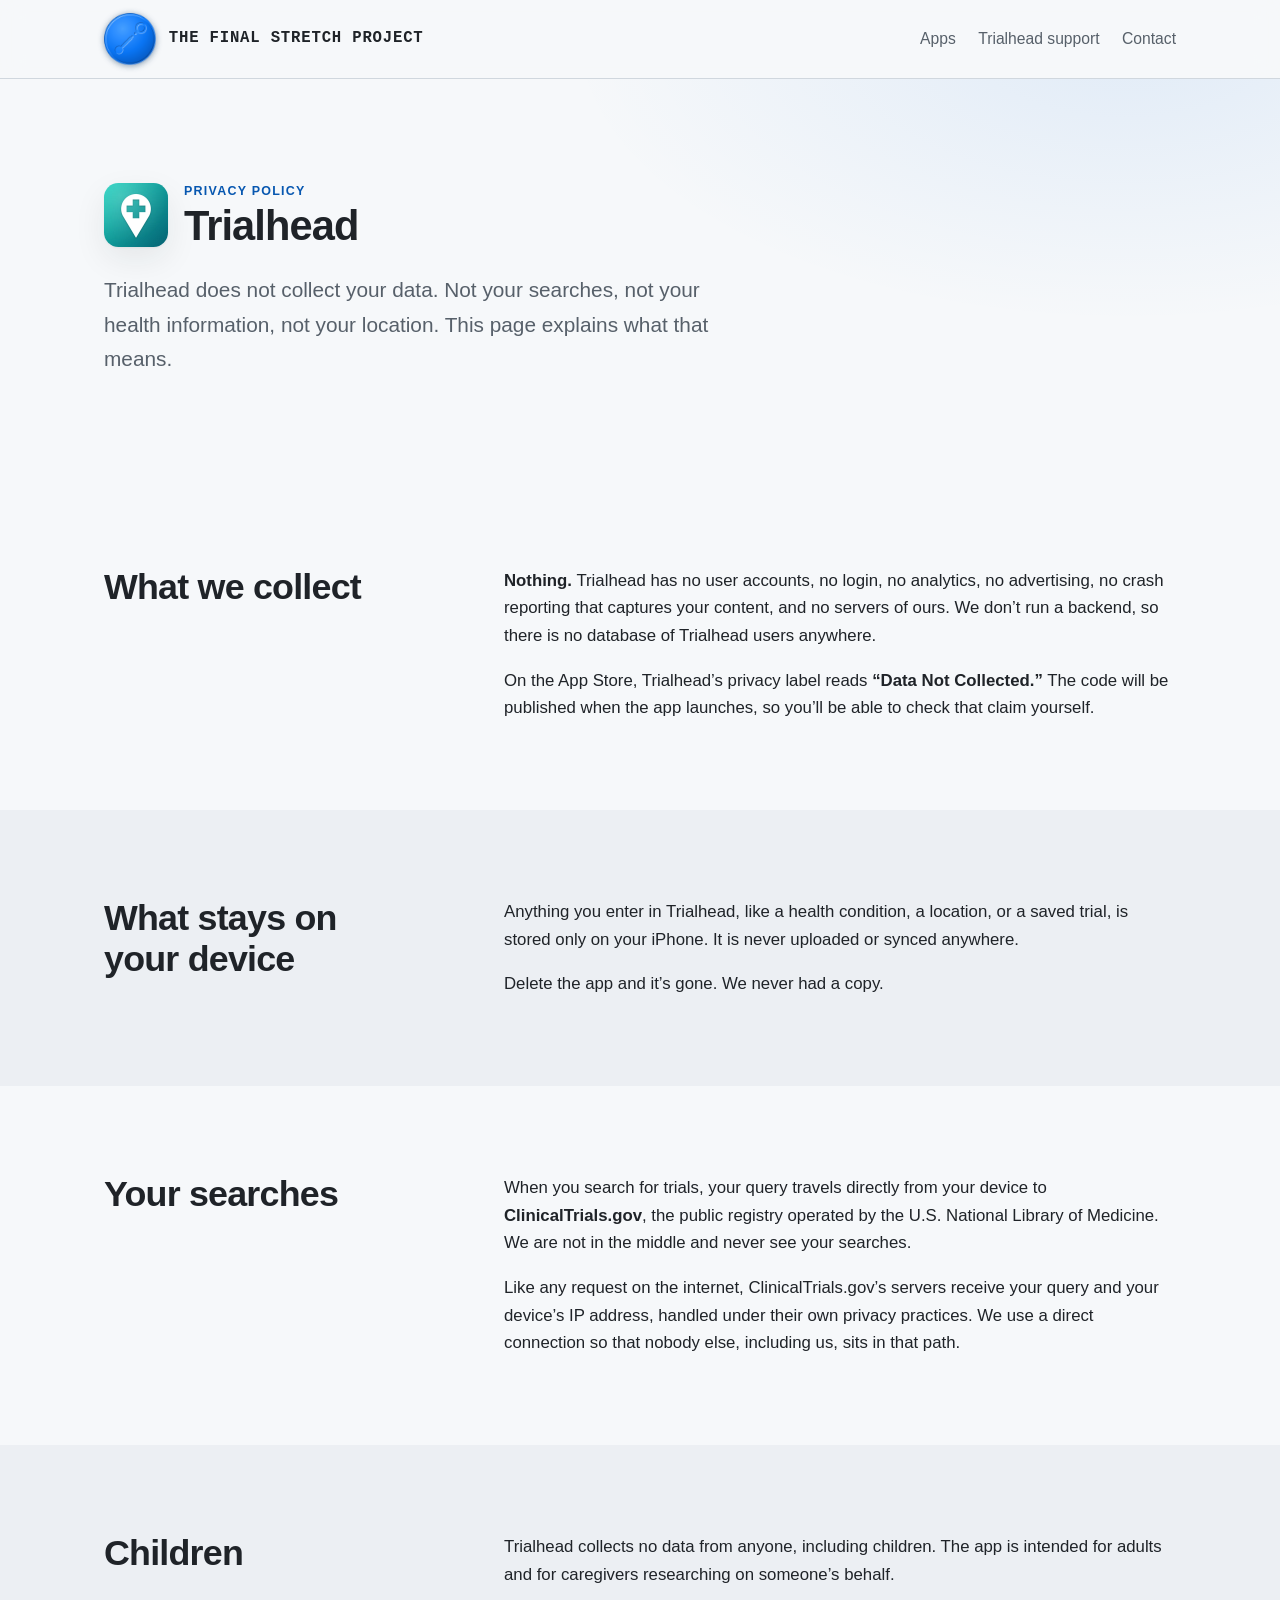
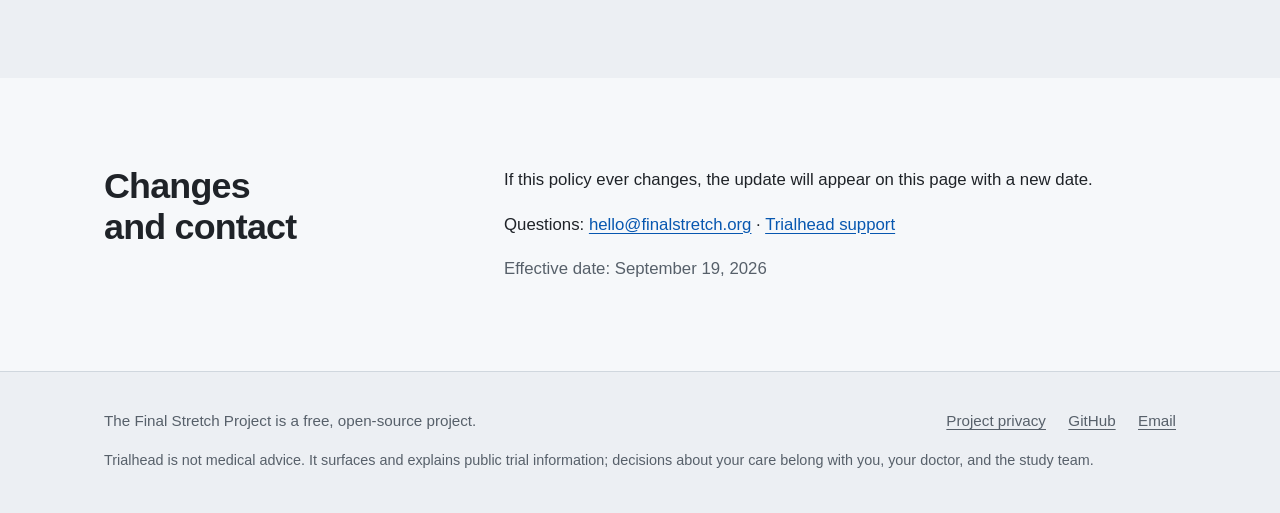
<file: trialhead/privacy.html>
<!DOCTYPE html>
<html lang="en">
<head>
  <meta charset="utf-8">
  <meta name="viewport" content="width=device-width, initial-scale=1">
  <title>Trialhead Privacy Policy - The Final Stretch Project</title>
  <meta name="description" content="Trialhead's privacy policy: the app collects no data. Your searches and health information never leave your device except to query ClinicalTrials.gov directly.">
  <link rel="stylesheet" href="../style.css">
  <link rel="icon" href="../trialhead-icon.webp">
  <meta name="theme-color" content="#f6f8fa" media="(prefers-color-scheme: light)">
  <meta name="theme-color" content="#0d1117" media="(prefers-color-scheme: dark)">
  <link rel="apple-touch-icon" href="/logo-header.png">
</head>
<body>
  <a class="skip-link" href="#main">Skip to content</a>

  <header class="site-header">
    <nav class="container" aria-label="Site">
      <a class="wordmark" href="../index.html">
        <img src="../logo-header.png" alt="" width="48" height="48">
        The Final Stretch&nbsp;Project
      </a>
      <input type="checkbox" id="nav-toggle" class="nav-toggle" aria-label="Menu">
      <label class="nav-burger" for="nav-toggle" aria-hidden="true">
        <svg viewBox="0 0 24 24"><line x1="4" y1="7" x2="20" y2="7"/><line x1="4" y1="12" x2="20" y2="12"/><line x1="4" y1="17" x2="20" y2="17"/></svg>
      </label>
      <ul>
        <li><a href="../index.html#apps">Apps</a></li>
        <li><a href="support.html">Trialhead support</a></li>
        <li><a href="../index.html#contact">Contact</a></li>
      </ul>
    </nav>
  </header>

  <main id="main">

    <section class="hero">
      <div class="container">
        <div class="app-head">
          <img class="app-icon" src="../trialhead-icon.webp" alt="" width="64" height="64">
          <div>
            <p class="app-status">Privacy policy</p>
            <h1 style="font-size:clamp(1.8rem,4vw,2.6rem);margin:0">Trialhead</h1>
          </div>
        </div>
        <p class="lede">Trialhead does not collect your data. Not your searches, not your health information, not your location. This page explains what that means.</p>
      </div>
    </section>

    <section class="band" aria-labelledby="collect-heading">
      <div class="container split">
        <h2 id="collect-heading">What we collect</h2>
        <div class="prose-col">
          <p><strong>Nothing.</strong> Trialhead has no user accounts, no login, no analytics, no advertising, no crash reporting that captures your content, and no servers of ours. We don&rsquo;t run a backend, so there is no database of Trialhead users anywhere.</p>
          <p>On the App Store, Trialhead&rsquo;s privacy label reads <strong>&ldquo;Data Not Collected.&rdquo;</strong> The code will be published when the app launches, so you&rsquo;ll be able to check that claim yourself.</p>
        </div>
      </div>
    </section>

    <section class="band band-tint" aria-labelledby="device-heading">
      <div class="container split">
        <h2 id="device-heading">What stays on your device</h2>
        <div class="prose-col">
          <p>Anything you enter in Trialhead, like a health condition, a location, or a saved trial, is stored only on your iPhone. It is never uploaded or synced anywhere.</p>
          <p>Delete the app and it&rsquo;s gone. We never had a copy.</p>
        </div>
      </div>
    </section>

    <section class="band" aria-labelledby="searches-heading">
      <div class="container split">
        <h2 id="searches-heading">Your searches</h2>
        <div class="prose-col">
          <p>When you search for trials, your query travels directly from your device to <strong>ClinicalTrials.gov</strong>, the public registry operated by the U.S. National Library of Medicine. We are not in the middle and never see your searches.</p>
          <p>Like any request on the internet, ClinicalTrials.gov&rsquo;s servers receive your query and your device&rsquo;s IP address, handled under their own privacy practices. We use a direct connection so that nobody else, including us, sits in that path.</p>
        </div>
      </div>
    </section>

    <section class="band band-tint" aria-labelledby="children-heading">
      <div class="container split">
        <h2 id="children-heading">Children</h2>
        <div class="prose-col">
          <p>Trialhead collects no data from anyone, including children. The app is intended for adults and for caregivers researching on someone&rsquo;s behalf.</p>
        </div>
      </div>
    </section>

    <section class="band" aria-labelledby="changes-heading">
      <div class="container split">
        <h2 id="changes-heading">Changes and contact</h2>
        <div class="prose-col">
          <p>If this policy ever changes, the update will appear on this page with a new date.</p>
          <p>Questions: <a href="mailto:hello@finalstretch.org">hello@finalstretch.org</a> &middot; <a href="support.html">Trialhead support</a></p>
          <p class="section-intro">Effective date: September 19, 2026</p>
        </div>
      </div>
    </section>

  </main>

  <footer class="site-footer">
    <div class="container">
      <p style="margin:0">The Final Stretch Project is a free, open-source project.</p>
      <ul class="footer-links">
        <li><a href="../privacy.html">Project privacy</a></li>
        <li><a href="https://github.com/finalstretch">GitHub</a></li>
        <li><a href="mailto:hello@finalstretch.org">Email</a></li>
      </ul>
      <p class="footer-note">Trialhead is not medical advice. It surfaces and explains public trial information; decisions about your care belong with you, your doctor, and the study team.</p>
    </div>
  </footer>
</body>
</html>
</file>
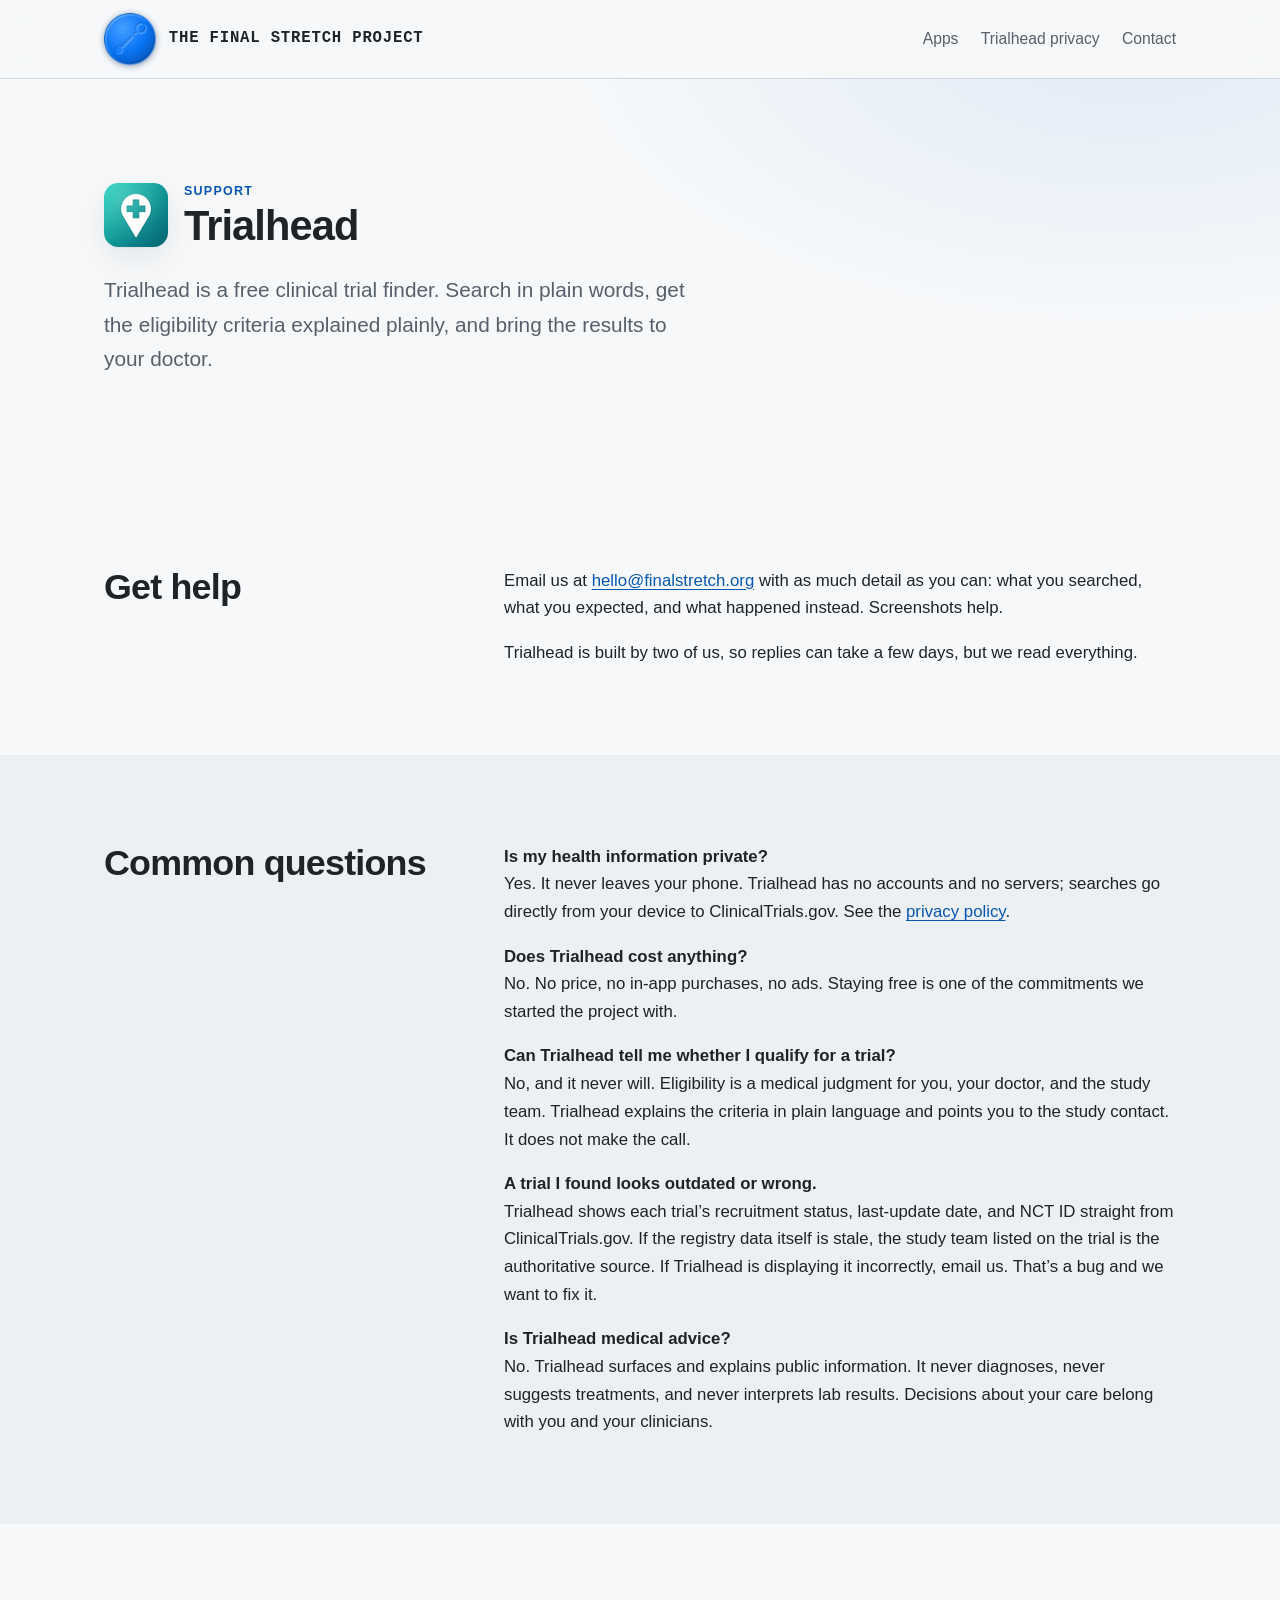
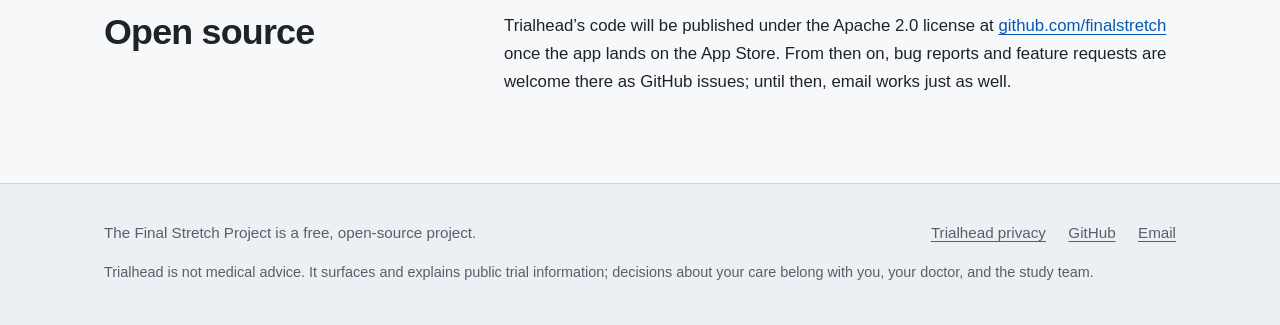
<file: trialhead/support.html>
<!DOCTYPE html>
<html lang="en">
<head>
  <meta charset="utf-8">
  <meta name="viewport" content="width=device-width, initial-scale=1">
  <title>Trialhead Support - The Final Stretch Project</title>
  <meta name="description" content="Support for Trialhead, the free, open-source clinical trial finder from The Final Stretch Project.">
  <link rel="stylesheet" href="../style.css">
  <link rel="icon" href="../trialhead-icon.webp">
  <meta name="theme-color" content="#f6f8fa" media="(prefers-color-scheme: light)">
  <meta name="theme-color" content="#0d1117" media="(prefers-color-scheme: dark)">
  <link rel="apple-touch-icon" href="/logo-header.png">
</head>
<body>
  <a class="skip-link" href="#main">Skip to content</a>

  <header class="site-header">
    <nav class="container" aria-label="Site">
      <a class="wordmark" href="../index.html">
        <img src="../logo-header.png" alt="" width="48" height="48">
        The Final Stretch&nbsp;Project
      </a>
      <input type="checkbox" id="nav-toggle" class="nav-toggle" aria-label="Menu">
      <label class="nav-burger" for="nav-toggle" aria-hidden="true">
        <svg viewBox="0 0 24 24"><line x1="4" y1="7" x2="20" y2="7"/><line x1="4" y1="12" x2="20" y2="12"/><line x1="4" y1="17" x2="20" y2="17"/></svg>
      </label>
      <ul>
        <li><a href="../index.html#apps">Apps</a></li>
        <li><a href="privacy.html">Trialhead privacy</a></li>
        <li><a href="../index.html#contact">Contact</a></li>
      </ul>
    </nav>
  </header>

  <main id="main">

    <section class="hero">
      <div class="container">
        <div class="app-head">
          <img class="app-icon" src="../trialhead-icon.webp" alt="" width="64" height="64">
          <div>
            <p class="app-status">Support</p>
            <h1 style="font-size:clamp(1.8rem,4vw,2.6rem);margin:0">Trialhead</h1>
          </div>
        </div>
        <p class="lede">Trialhead is a free clinical trial finder. Search in plain words, get the eligibility criteria explained plainly, and bring the results to your doctor.</p>
      </div>
    </section>

    <section class="band" aria-labelledby="help-heading">
      <div class="container split">
        <h2 id="help-heading">Get help</h2>
        <div class="prose-col">
          <p>Email us at <a href="mailto:hello@finalstretch.org">hello@finalstretch.org</a> with as much detail as you can: what you searched, what you expected, and what happened instead. Screenshots help.</p>
          <p>Trialhead is built by two of us, so replies can take a few days, but we read everything.</p>
        </div>
      </div>
    </section>

    <section class="band band-tint" aria-labelledby="faq-heading">
      <div class="container split">
        <h2 id="faq-heading">Common questions</h2>
        <div class="prose-col">
          <p><strong>Is my health information private?</strong><br>
          Yes. It never leaves your phone. Trialhead has no accounts and no servers; searches go directly from your device to ClinicalTrials.gov. See the <a href="privacy.html">privacy policy</a>.</p>
          <p><strong>Does Trialhead cost anything?</strong><br>
          No. No price, no in-app purchases, no ads. Staying free is one of the commitments we started the project with.</p>
          <p><strong>Can Trialhead tell me whether I qualify for a trial?</strong><br>
          No, and it never will. Eligibility is a medical judgment for you, your doctor, and the study team. Trialhead explains the criteria in plain language and points you to the study contact. It does not make the call.</p>
          <p><strong>A trial I found looks outdated or wrong.</strong><br>
          Trialhead shows each trial&rsquo;s recruitment status, last-update date, and NCT ID straight from ClinicalTrials.gov. If the registry data itself is stale, the study team listed on the trial is the authoritative source. If Trialhead is displaying it incorrectly, email us. That&rsquo;s a bug and we want to fix it.</p>
          <p><strong>Is Trialhead medical advice?</strong><br>
          No. Trialhead surfaces and explains public information. It never diagnoses, never suggests treatments, and never interprets lab results. Decisions about your care belong with you and your clinicians.</p>
        </div>
      </div>
    </section>

    <section class="band" aria-labelledby="oss-heading">
      <div class="container split">
        <h2 id="oss-heading">Open source</h2>
        <div class="prose-col">
          <p>Trialhead&rsquo;s code will be published under the Apache&nbsp;2.0 license at <a href="https://github.com/finalstretch">github.com/finalstretch</a> once the app lands on the App Store. From then on, bug reports and feature requests are welcome there as GitHub issues; until then, email works just as well.</p>
        </div>
      </div>
    </section>

  </main>

  <footer class="site-footer">
    <div class="container">
      <p style="margin:0">The Final Stretch Project is a free, open-source project.</p>
      <ul class="footer-links">
        <li><a href="privacy.html">Trialhead privacy</a></li>
        <li><a href="https://github.com/finalstretch">GitHub</a></li>
        <li><a href="mailto:hello@finalstretch.org">Email</a></li>
      </ul>
      <p class="footer-note">Trialhead is not medical advice. It surfaces and explains public trial information; decisions about your care belong with you, your doctor, and the study team.</p>
    </div>
  </footer>
</body>
</html>
</file>
<file: style.css>
/* The Final Stretch Project — finalstretch.org
   No frameworks, no external fonts, no third-party requests.
   The only JavaScript on the site is the carousel mover in index.html. */

:root {
  --bg: #f6f8fa;
  --bg-band: #eceff3;
  --bg-card: #ffffff;
  --ink: #1f2328;
  --ink-soft: #57606a;
  --accent: #0969da;
  --accent-ink: #0757b0;
  --accent-deep: #0e2440;
  --on-accent: #e6eefa;
  --on-accent-soft: #96b4da;
  --button-ink: #ffffff;
  --rule: #d0d7de;
  --focus: #bc4c00;
  --shadow: 0 1px 2px rgba(31, 35, 40, 0.05), 0 12px 32px rgba(31, 35, 40, 0.08);

  --font-ui: -apple-system, BlinkMacSystemFont, "Segoe UI", Roboto,
    "Helvetica Neue", Arial, sans-serif;
  --font-mono: ui-monospace, "SF Mono", SFMono-Regular, Menlo, Consolas,
    "Liberation Mono", monospace;
}

@media (prefers-color-scheme: dark) {
  :root {
    --bg: #0d1117;
    --bg-band: #131922;
    --bg-card: #161b22;
    --ink: #e6edf3;
    --ink-soft: #9198a1;
    --accent: #1f6feb;
    --accent-ink: #58a6ff;
    --accent-deep: #0a1a2f;
    --on-accent: #dbe8fb;
    --on-accent-soft: #87a9d6;
    --button-ink: #ffffff;
    --rule: #30363d;
    --focus: #d29922;
    --shadow: 0 1px 2px rgba(0, 0, 0, 0.4), 0 12px 32px rgba(0, 0, 0, 0.35);
  }
}

* { box-sizing: border-box; }

html {
  scroll-behavior: smooth;
}

@media (prefers-reduced-motion: reduce) {
  html { scroll-behavior: auto; }
}

body {
  margin: 0;
  background: var(--bg);
  color: var(--ink);
  font-family: var(--font-ui);
  font-size: 1.05rem;
  line-height: 1.65;
  -webkit-text-size-adjust: 100%;
}

/* ---- Layout primitives ---- */

.container {
  max-width: 72rem;
  margin-inline: auto;
  padding-inline: clamp(1.25rem, 4vw, 2.5rem);
}

.band {
  padding-block: clamp(3.25rem, 7vw, 5.5rem);
}

.band-tint { background: var(--bg-band); }

.band-accent {
  background: var(--accent-deep);
  color: var(--on-accent);
}

/* Sections rise gently into view as you scroll (scroll-driven CSS,
   no scripts; ignored by old browsers and reduced-motion users). */
@media (prefers-reduced-motion: no-preference) {
  @supports (animation-timeline: view()) {
    .band > .container {
      animation: rise linear both;
      animation-timeline: view();
      animation-range: entry 5% entry 45%;
    }
  }
}

@keyframes rise {
  from { opacity: 0.1; transform: translateY(1.5rem); }
  to   { opacity: 1;   transform: none; }
}

/* Heading-left / content-right editorial split on wide screens */
.split {
  display: grid;
  gap: 1.25rem 4rem;
  align-items: start;
}

@media (min-width: 56rem) {
  .split { grid-template-columns: minmax(0, 1fr) minmax(0, 2fr); }
  .split > h2 { margin-top: 0; }
}

/* ---- Type ---- */

h1, h2, h3 {
  font-family: var(--font-ui);
  line-height: 1.15;
  letter-spacing: -0.022em;
  font-weight: 750;
  text-wrap: balance;
}

h2 {
  font-size: clamp(1.7rem, 2.8vw, 2.3rem);
  margin: 0 0 1rem;
}

p { margin: 0 0 1em; }
p:last-child { margin-bottom: 0; }

.prose-col p { max-width: 42rem; }

a { color: var(--accent-ink); text-underline-offset: 3px; }

/* ---- Accessibility helpers ---- */

.skip-link {
  position: absolute;
  left: -999px;
  top: 0;
  background: var(--accent);
  color: var(--button-ink);
  font-family: var(--font-ui);
  padding: 0.6rem 1rem;
  z-index: 100;
}

.skip-link:focus { left: 0.5rem; top: 0.5rem; }

:focus-visible {
  outline: 3px solid var(--focus);
  outline-offset: 2px;
  border-radius: 2px;
}

/* ---- Header ---- */

.site-header {
  position: sticky;
  top: 0;
  z-index: 50;
  border-bottom: 1px solid var(--rule);
  background: var(--bg);
  background: color-mix(in srgb, var(--bg) 84%, transparent);
  -webkit-backdrop-filter: blur(12px);
  backdrop-filter: blur(12px);
}

.site-header nav {
  display: flex;
  flex-wrap: wrap;
  align-items: center;
  gap: 0.5rem 1.5rem;
  padding-block: 0.8rem;
  font-family: var(--font-ui);
}

.wordmark {
  display: inline-flex;
  align-items: center;
  gap: 0.8rem;
  font-family: var(--font-mono);
  font-weight: 600;
  font-size: 0.98rem;
  letter-spacing: 0.05em;
  text-transform: uppercase;
  color: var(--ink);
  text-decoration: none;
}

.wordmark img {
  width: 3.25rem;
  height: 3.25rem;
  flex: none;
  filter: drop-shadow(0 1px 3px rgba(3, 41, 79, 0.45));
}

.site-header ul {
  display: flex;
  flex-wrap: wrap;
  gap: 0.25rem 1.4rem;
  list-style: none;
  margin: 0 0 0 auto;
  padding: 0;
}

.site-header ul a {
  color: var(--ink-soft);
  text-decoration: none;
  font-weight: 500;
  font-size: 0.98rem;
}

.site-header ul a:hover {
  color: var(--accent-ink);
  text-decoration: underline;
  text-underline-offset: 4px;
}

/* ---- Mobile nav: pure-CSS hamburger (checkbox toggle, no JS) ---- */

.nav-toggle {
  position: absolute;
  opacity: 0;
  pointer-events: none;
}

.nav-burger { display: none; }

@media (min-width: 52rem) {
  .nav-toggle { display: none; }
}

@media (max-width: 51.99rem) {
  /* static header so an open menu scrolls away after an anchor tap */
  .site-header { position: static; }

  /* wordmark and burger share one row on narrow screens */
  .wordmark { font-size: 0.85rem; gap: 0.6rem; }
  .wordmark img { width: 2.5rem; height: 2.5rem; }

  .nav-burger {
    display: grid;
    place-items: center;
    width: 2.75rem;
    height: 2.75rem;
    margin-left: auto;
    border: 1px solid var(--rule);
    border-radius: 10px;
    background: var(--bg-card);
    color: var(--ink);
    cursor: pointer;
  }

  .nav-burger svg {
    width: 1.4rem;
    height: 1.4rem;
    stroke: currentColor;
    stroke-width: 2;
    stroke-linecap: round;
  }

  .nav-burger line {
    transition: transform 0.2s ease, opacity 0.15s ease;
    transform-origin: 12px 12px;
  }

  .nav-toggle:checked ~ .nav-burger line:nth-child(1) {
    transform: translateY(5px) rotate(45deg);
  }
  .nav-toggle:checked ~ .nav-burger line:nth-child(2) { opacity: 0; }
  .nav-toggle:checked ~ .nav-burger line:nth-child(3) {
    transform: translateY(-5px) rotate(-45deg);
  }

  .nav-toggle:focus-visible ~ .nav-burger {
    outline: 3px solid var(--focus);
    outline-offset: 2px;
  }

  .site-header ul {
    display: none;
    flex-basis: 100%;
    flex-direction: column;
    gap: 0.1rem;
    margin: 0.6rem 0 0.25rem;
    padding: 0.6rem 0 0.25rem;
    border-top: 1px solid var(--rule);
  }

  .nav-toggle:checked ~ ul { display: flex; }

  .site-header ul a {
    display: block;
    padding: 0.6rem 0.25rem;
    font-size: 1.05rem;
  }
}

/* ---- Hero ---- */

.hero {
  position: relative;
  padding-block: clamp(3.5rem, 8vw, 6.5rem);
  background:
    radial-gradient(50rem 26rem at 88% -12%,
      rgba(9, 105, 218, 0.09), transparent 70%);
  overflow: hidden;
}

@media (prefers-color-scheme: dark) {
  .hero {
    background:
      radial-gradient(50rem 26rem at 88% -12%,
        rgba(31, 111, 235, 0.13), transparent 70%);
  }
}

/* Large seal stamped across the hero's top-right corner; scrolls with
   the page. Partially cropped by the edges, tilted like a hand-pressed
   stamp. Content stacks above it. */
.hero-seal {
  position: absolute;
  top: -2.5rem;
  right: -3rem;
  width: clamp(9rem, 24vw, 21rem);
  height: auto;
  transform: rotate(12deg);
  opacity: 0.95;
  filter: drop-shadow(0 6px 24px rgba(3, 41, 79, 0.35));
  pointer-events: none;
  z-index: 0;
}

@media (min-width: 64rem) {
  .hero-seal { top: -3.5rem; right: -4rem; }
}

/* In dark mode, seat the seal into the page rather than letting it
   float like a glossy sticker on the near-black ground. */
@media (prefers-color-scheme: dark) {
  .hero-seal {
    opacity: 0.9;
    filter: brightness(0.85) saturate(0.9)
      drop-shadow(0 6px 24px rgba(0, 0, 0, 0.5));
  }
}

.hero > .container { position: relative; z-index: 1; }

.hero-grid {
  display: grid;
  gap: 3rem;
  align-items: center;
}

@media (min-width: 64rem) {
  .hero-grid { grid-template-columns: minmax(0, 7fr) minmax(0, 5fr); }
}

.badges {
  display: flex;
  flex-wrap: wrap;
  gap: 0.5rem;
  list-style: none;
  margin: 0 0 1.75rem;
  padding: 0;
  font-family: var(--font-ui);
}

.badges li {
  font-family: var(--font-mono);
  font-size: 0.8rem;
  font-weight: 550;
  color: var(--accent-ink);
  background: var(--bg-card);
  background: color-mix(in srgb, var(--accent) 9%, var(--bg-card));
  border: 1px solid color-mix(in srgb, var(--accent) 22%, var(--rule));
  border-radius: 999px;
  padding: 0.28rem 0.8rem;
}

.hero h1 {
  font-size: clamp(2.1rem, 5vw, 3.4rem);
  margin: 0;
  max-width: 46rem;
}

.hero h1 em {
  font-style: italic;
  color: var(--accent-ink);
}

.lede {
  font-size: clamp(1.15rem, 1.8vw, 1.3rem);
  color: var(--ink-soft);
  max-width: 38rem;
  margin-top: 1.5rem;
}

.hero-actions {
  display: flex;
  flex-wrap: wrap;
  align-items: center;
  gap: 1rem 1.5rem;
  margin-top: 2.25rem;
  font-family: var(--font-ui);
}

.button {
  display: inline-block;
  background: var(--accent);
  color: var(--button-ink);
  font-weight: 650;
  text-decoration: none;
  padding: 0.8rem 1.5rem;
  border-radius: 10px;
  box-shadow: var(--shadow);
}

.button:hover { background: var(--accent-ink); }

.hero-actions .quiet { color: var(--ink-soft); font-weight: 550; }

/* ---- Phone mockup ---- */

.phone {
  width: min(20rem, 86vw);
  margin-inline: auto;
  background: var(--bg-card);
  border: 1px solid var(--rule);
  border-radius: 2.4rem;
  padding: 0.8rem;
  box-shadow: var(--shadow);
  font-family: var(--font-ui);
  font-size: 0.85rem;
  line-height: 1.5;
}

@media (min-width: 64rem) {
  .phone { transform: rotate(-1.5deg); }
}

.phone-screen {
  border: 1px solid var(--rule);
  border-radius: 1.7rem;
  padding: 0.9rem 1rem 1.1rem;
  background: var(--bg);
}

.phone-status {
  display: flex;
  justify-content: space-between;
  font-size: 0.72rem;
  font-weight: 600;
  color: var(--ink-soft);
  margin-bottom: 0.7rem;
}

.phone-app {
  display: flex;
  align-items: center;
  gap: 0.45rem;
  font-family: var(--font-ui);
  font-weight: 700;
  font-size: 1.05rem;
  margin: 0 0 0.7rem;
}

.phone-app img {
  width: 1.4rem;
  height: 1.4rem;
  border-radius: 24%;
}

.phone-query {
  background: var(--accent);
  color: var(--button-ink);
  border-radius: 1.1rem 1.1rem 0.3rem 1.1rem;
  padding: 0.55rem 0.85rem;
  margin: 0 0 0.8rem 1.5rem;
}

.phone-result {
  background: var(--bg-card);
  border: 1px solid var(--rule);
  border-radius: 0.9rem;
  padding: 0.8rem 0.9rem;
}

.phone-meta {
  font-size: 0.72rem;
  font-weight: 650;
  letter-spacing: 0.05em;
  text-transform: uppercase;
  color: var(--accent-ink);
  margin: 0 0 0.4rem;
}

.phone-title {
  font-family: var(--font-ui);
  font-weight: 700;
  font-size: 0.98rem;
  line-height: 1.3;
  margin: 0 0 0.4rem;
}

.phone-body {
  color: var(--ink-soft);
  margin: 0 0 0.55rem;
}

.phone-id {
  font-family: var(--font-mono);
  font-size: 0.72rem;
  color: var(--ink-soft);
  border-top: 1px solid var(--rule);
  padding-top: 0.5rem;
  margin: 0;
}

.phone-caption {
  font-family: var(--font-ui);
  font-size: 0.82rem;
  color: var(--ink-soft);
  text-align: center;
  margin-top: 0.9rem;
}

/* ---- Commitments ---- */

.section-intro {
  color: var(--ink-soft);
  max-width: 42rem;
}

.commitments-grid {
  display: grid;
  grid-template-columns: repeat(auto-fit, minmax(15rem, 1fr));
  gap: 1.1rem;
  margin-top: 2.25rem;
}

.commitments-grid article {
  background: var(--bg-card);
  border: 1px solid var(--rule);
  border-radius: 14px;
  padding: 1.4rem 1.5rem 1.5rem;
  box-shadow: var(--shadow);
}

.commitments-grid h3 {
  margin: 0 0 0.45rem;
  font-size: 1.2rem;
  color: var(--accent-ink);
}

.commitments-grid p {
  margin: 0;
  color: var(--ink-soft);
  font-family: var(--font-ui);
  font-size: 0.97rem;
}

/* ---- Product test (accent band) ---- */

.band-accent blockquote {
  margin: 0 auto;
  max-width: 52rem;
  text-align: center;
  border: 0;
  padding: 0;
}

.band-accent blockquote p {
  font-family: var(--font-ui);
  font-size: clamp(1.5rem, 3.2vw, 2.3rem);
  font-weight: 750;
  letter-spacing: -0.02em;
  line-height: 1.3;
  text-wrap: balance;
  margin: 0;
}

.band-accent .test-kicker {
  text-align: center;
  font-family: var(--font-mono);
  font-size: 0.82rem;
  font-weight: 600;
  letter-spacing: 0.04em;
  color: var(--on-accent-soft);
  margin: 0 0 1.5rem;
}

.band-accent .test-note {
  max-width: 44rem;
  margin: 1.75rem auto 0;
  text-align: center;
  color: var(--on-accent-soft);
}

.band-accent a { color: var(--on-accent); }

/* ---- Apps: carousel gallery ---- */

.gallery-head {
  display: flex;
  flex-wrap: wrap;
  align-items: end;
  justify-content: space-between;
  gap: 1rem 2rem;
}

.gallery-controls {
  display: flex;
  gap: 0.5rem;
}

.gal-btn {
  font: inherit;
  font-family: var(--font-ui);
  width: 2.7rem;
  height: 2.7rem;
  border-radius: 50%;
  border: 1px solid var(--rule);
  background: var(--bg-card);
  color: var(--ink);
  cursor: pointer;
  display: grid;
  place-items: center;
  box-shadow: var(--shadow);
}

.gal-btn:hover {
  border-color: var(--accent-ink);
  color: var(--accent-ink);
}

.gal-btn svg { width: 1.1rem; height: 1.1rem; }

.app-gallery {
  display: grid;
  grid-auto-flow: column;
  grid-auto-columns: min(85%, 26rem);
  gap: 1.25rem;
  margin-top: 2rem;
  overflow-x: auto;
  scroll-snap-type: x mandatory;
  scroll-padding-inline: clamp(1.25rem, 4vw, 2.5rem);
  padding: 0.5rem clamp(1.25rem, 4vw, 2.5rem) 1rem;
  margin-inline: calc(-1 * clamp(1.25rem, 4vw, 2.5rem));
  -webkit-overflow-scrolling: touch;
  scrollbar-width: none;
}

.app-gallery::-webkit-scrollbar { display: none; }

.app-gallery:focus-visible {
  outline: 3px solid var(--focus);
  outline-offset: 4px;
  border-radius: 8px;
}

.app-card {
  background: var(--bg-card);
  border: 1px solid var(--rule);
  border-radius: 16px;
  padding: 1.6rem 1.7rem 1.7rem;
  box-shadow: var(--shadow);
  display: flex;
  flex-direction: column;
  scroll-snap-align: start;
}

.app-card > p {
  font-family: var(--font-ui);
  font-size: 0.98rem;
}

.app-head {
  display: flex;
  align-items: center;
  gap: 1rem;
  margin-bottom: 0.6rem;
}

.app-icon {
  width: 4rem;
  height: 4rem;
  flex: none;
  border-radius: 22.5%;
  box-shadow: var(--shadow);
}

.app-card h3 { margin: 0.2rem 0 0.25rem; font-size: 1.55rem; }

.app-head h3 { margin: 0.1rem 0 0; }

.app-status {
  margin: 0;
  font-size: 0.78rem;
  font-weight: 700;
  letter-spacing: 0.1em;
  text-transform: uppercase;
  color: var(--accent-ink);
}

.app-tagline {
  margin: 0 0 0.85rem;
  font-weight: 600;
  color: var(--ink-soft);
}

.app-note {
  border-top: 1px solid var(--rule);
  padding-top: 1rem;
  color: var(--ink-soft);
  font-size: 0.92rem;
  margin-top: auto;
  margin-bottom: 0;
}

/* Carousel motion: cards ease in/out as they cross the gallery's edges. */
@media (prefers-reduced-motion: no-preference) {
  @supports (animation-timeline: view(inline)) {
    .app-card {
      animation: card-enter linear both, card-exit linear both;
      animation-timeline: view(inline), view(inline);
      animation-range: entry 0% entry 100%, exit 0% exit 100%;
    }
  }
}

@keyframes card-enter {
  from { opacity: 0.25; transform: translateX(1.5rem) scale(0.94); }
  to   { opacity: 1;    transform: none; }
}

@keyframes card-exit {
  from { opacity: 1;    transform: none; }
  to   { opacity: 0.25; transform: translateX(-1.5rem) scale(0.94); }
}

/* Carousel position dots, where the CSS carousel spec is supported */
@supports (scroll-marker-group: after) {
  .app-gallery { scroll-marker-group: after; }
  .app-gallery::scroll-marker-group {
    display: grid;
    grid-auto-flow: column;
    justify-content: center;
    gap: 0.6rem;
    margin-top: 1.1rem;
  }
  .app-card::scroll-marker {
    content: "";
    width: 0.6rem;
    height: 0.6rem;
    border-radius: 50%;
    background: var(--rule);
    border: 1px solid var(--ink-soft);
    cursor: pointer;
  }
  .app-card::scroll-marker:target-current {
    background: var(--accent);
    border-color: var(--accent);
  }
}

/* ---- Contact ---- */

.contact-link { font-size: 1.35rem; font-weight: 650; }

/* ---- Footer ---- */

.site-footer {
  border-top: 1px solid var(--rule);
  background: var(--bg-band);
  color: var(--ink-soft);
  font-family: var(--font-ui);
  font-size: 0.95rem;
}

.site-footer .container {
  padding-block: 2.25rem 2.5rem;
  display: flex;
  flex-wrap: wrap;
  align-items: baseline;
  justify-content: space-between;
  gap: 0.75rem 2rem;
}

.footer-links {
  display: flex;
  flex-wrap: wrap;
  gap: 0.25rem 1.4rem;
  list-style: none;
  margin: 0;
  padding: 0;
}

.footer-links a { color: var(--ink-soft); }
.footer-links a:hover { color: var(--accent-ink); }

.footer-note {
  flex-basis: 100%;
  margin: 0.25rem 0 0;
  font-size: 0.9rem;
}
</file>
